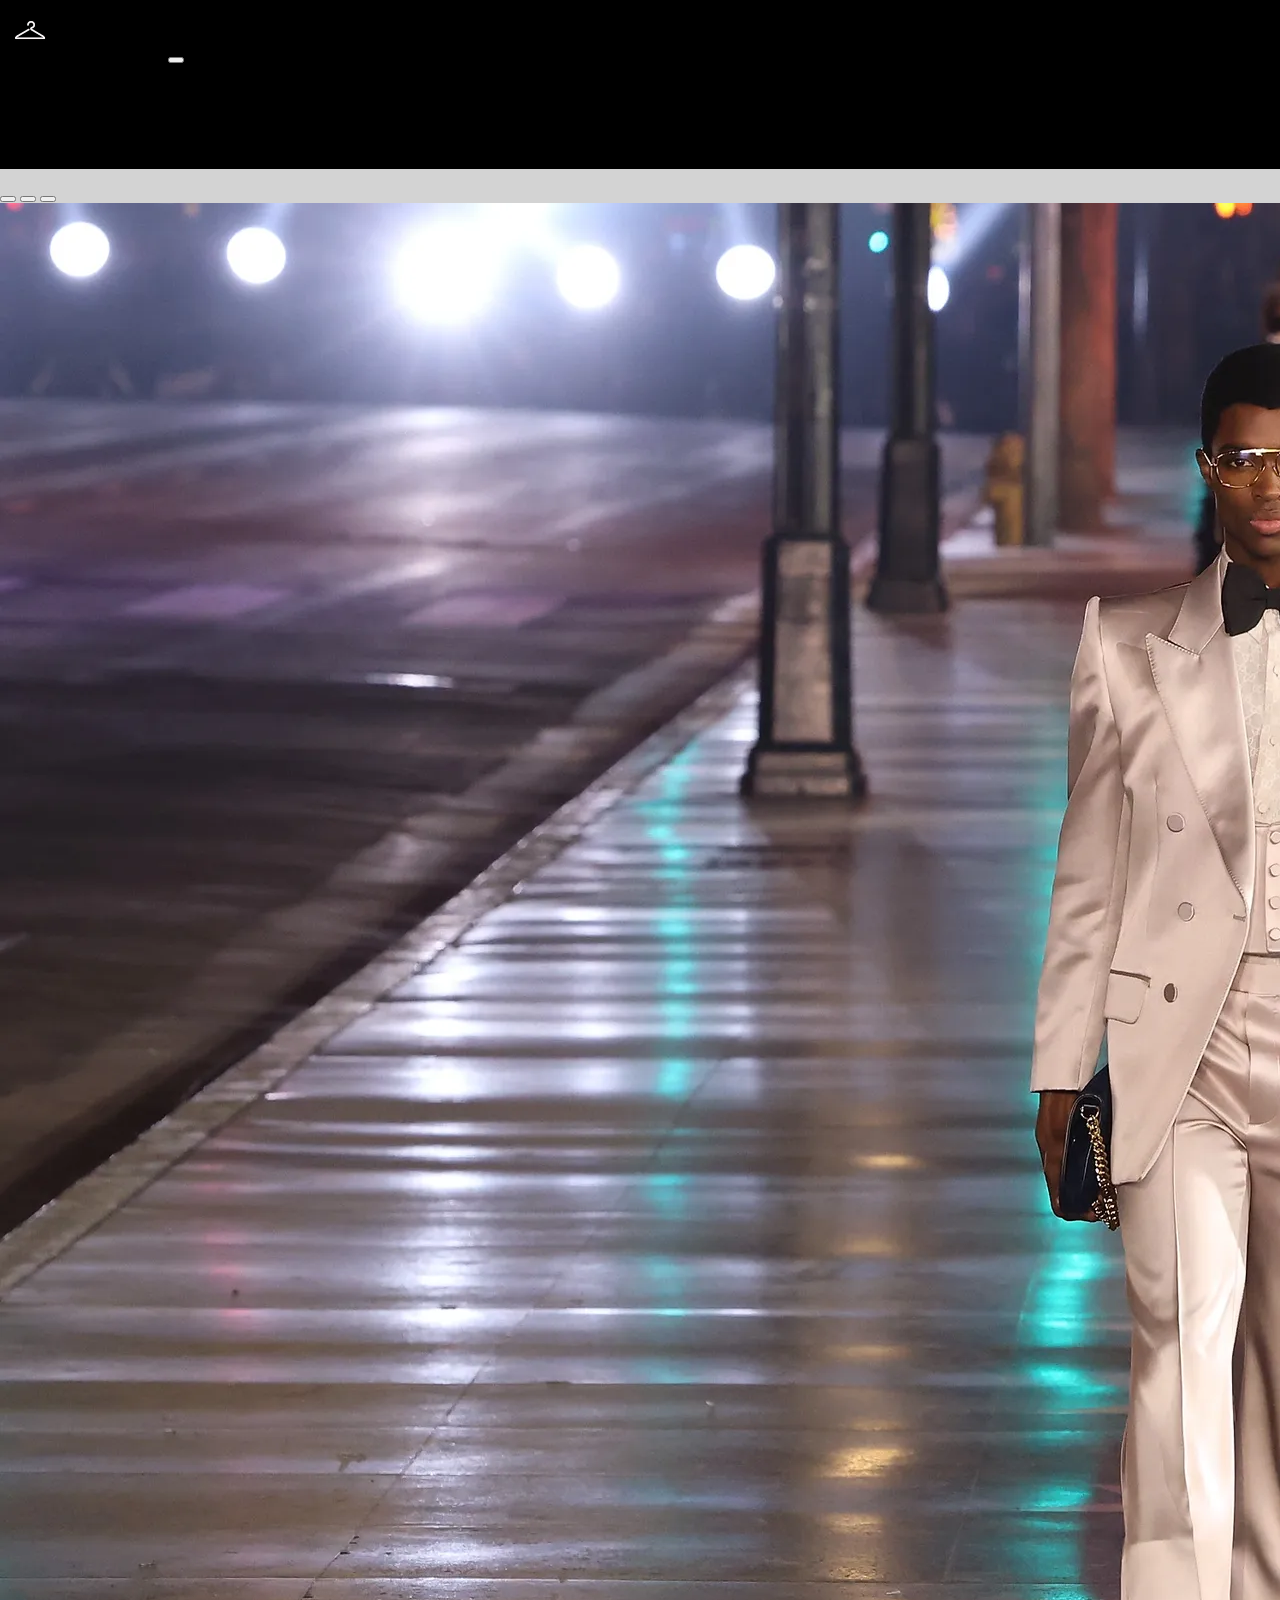
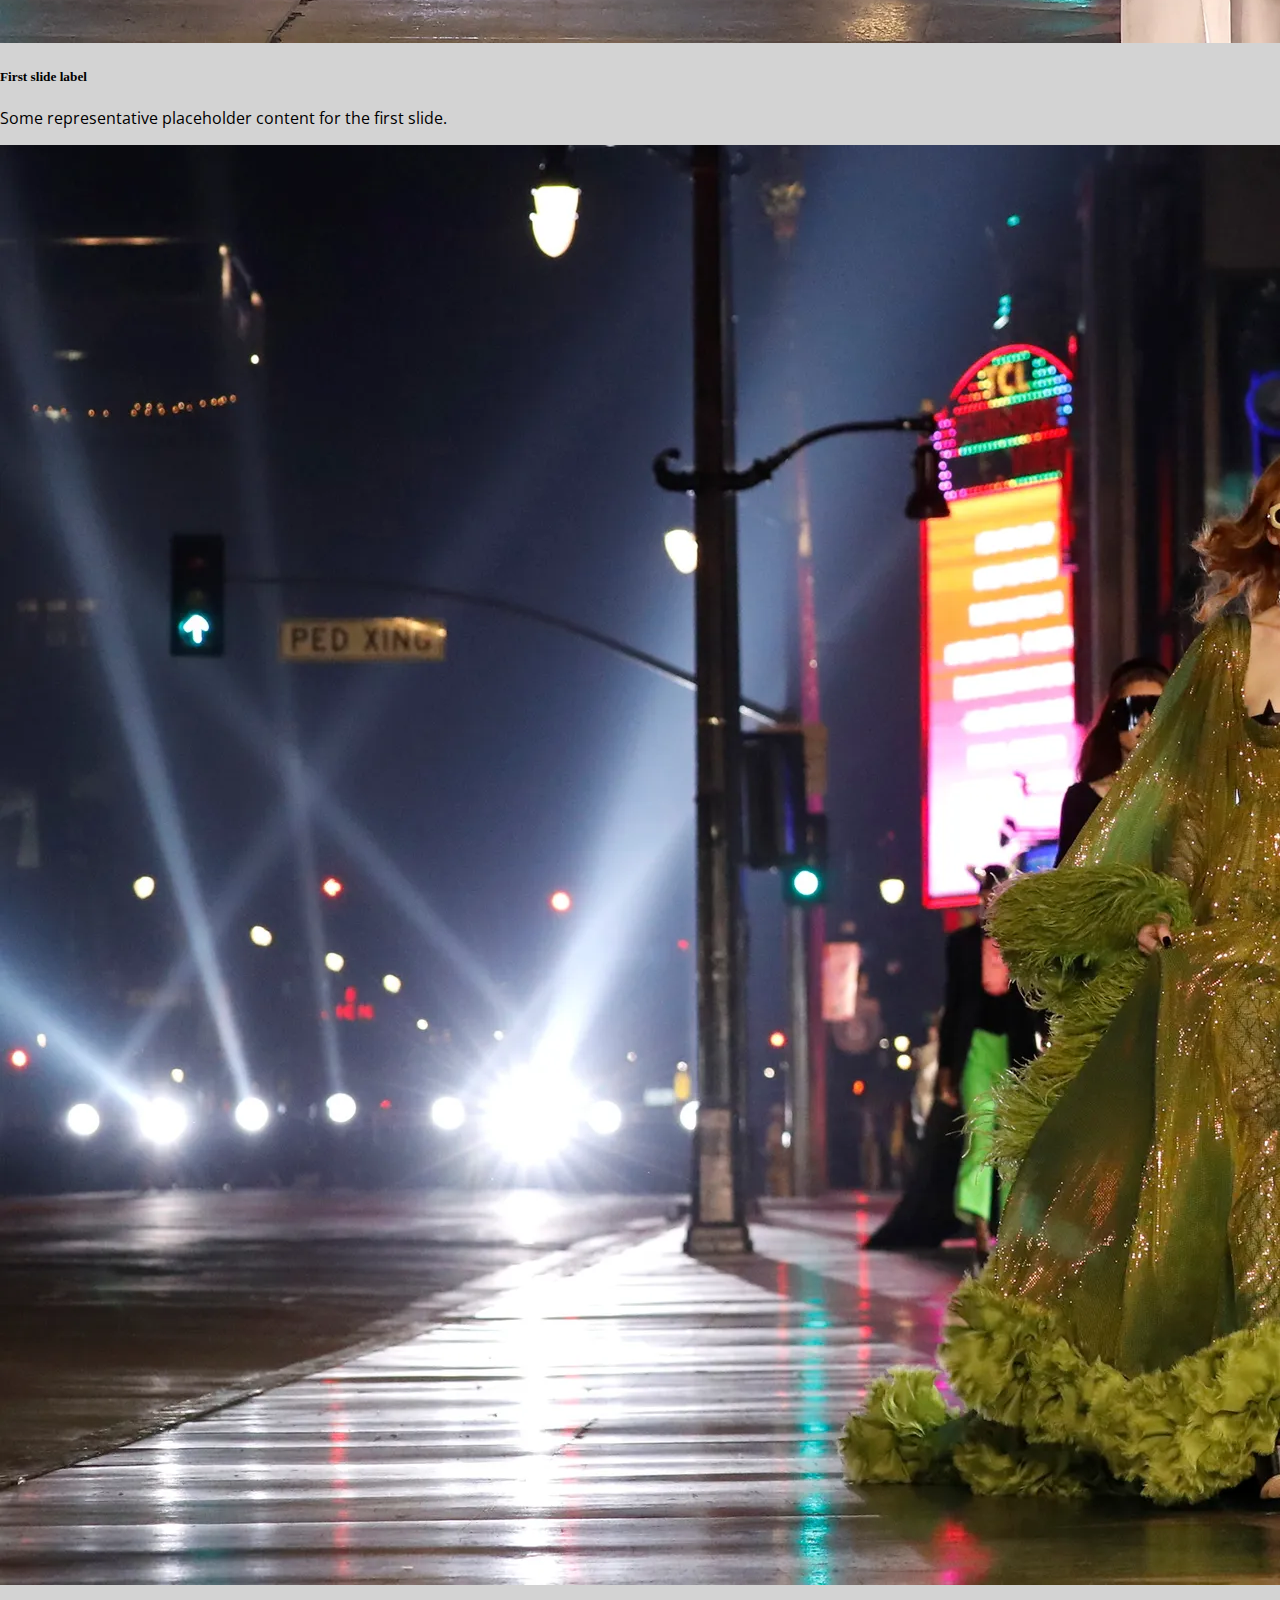
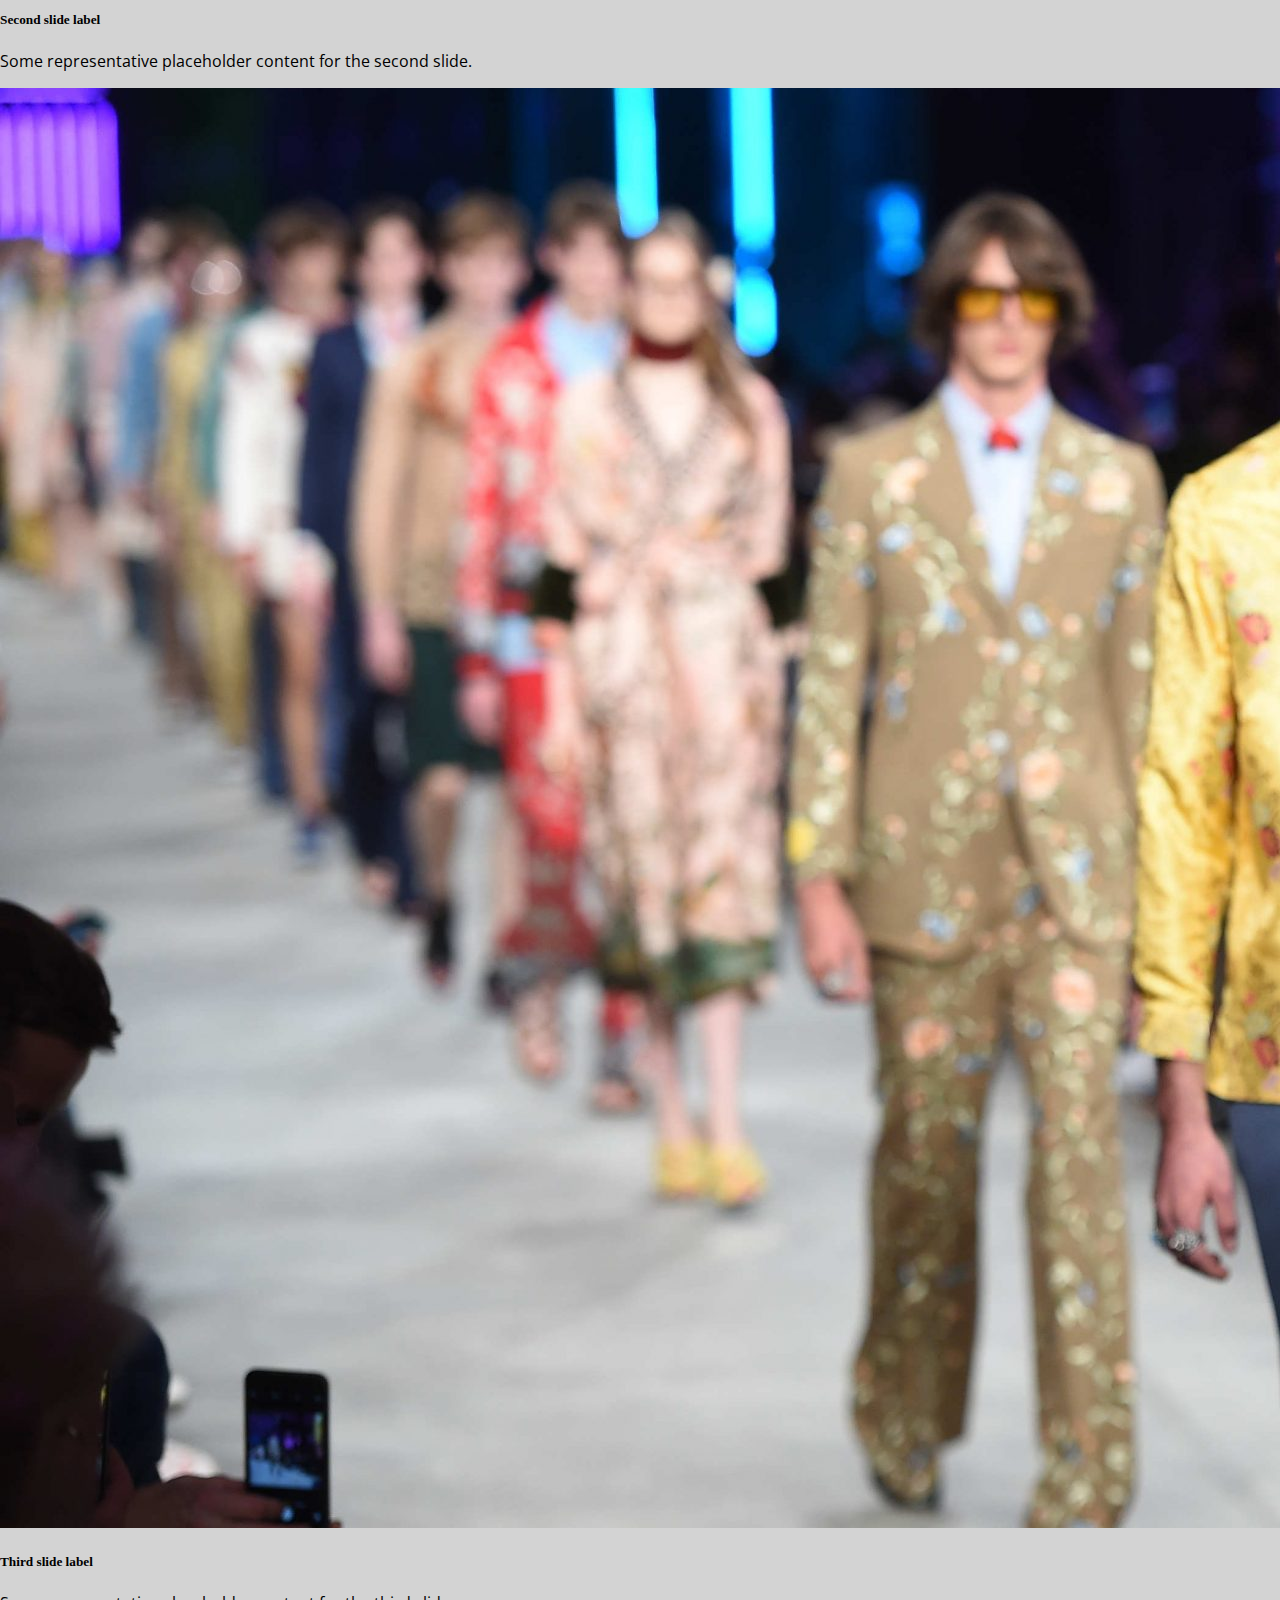
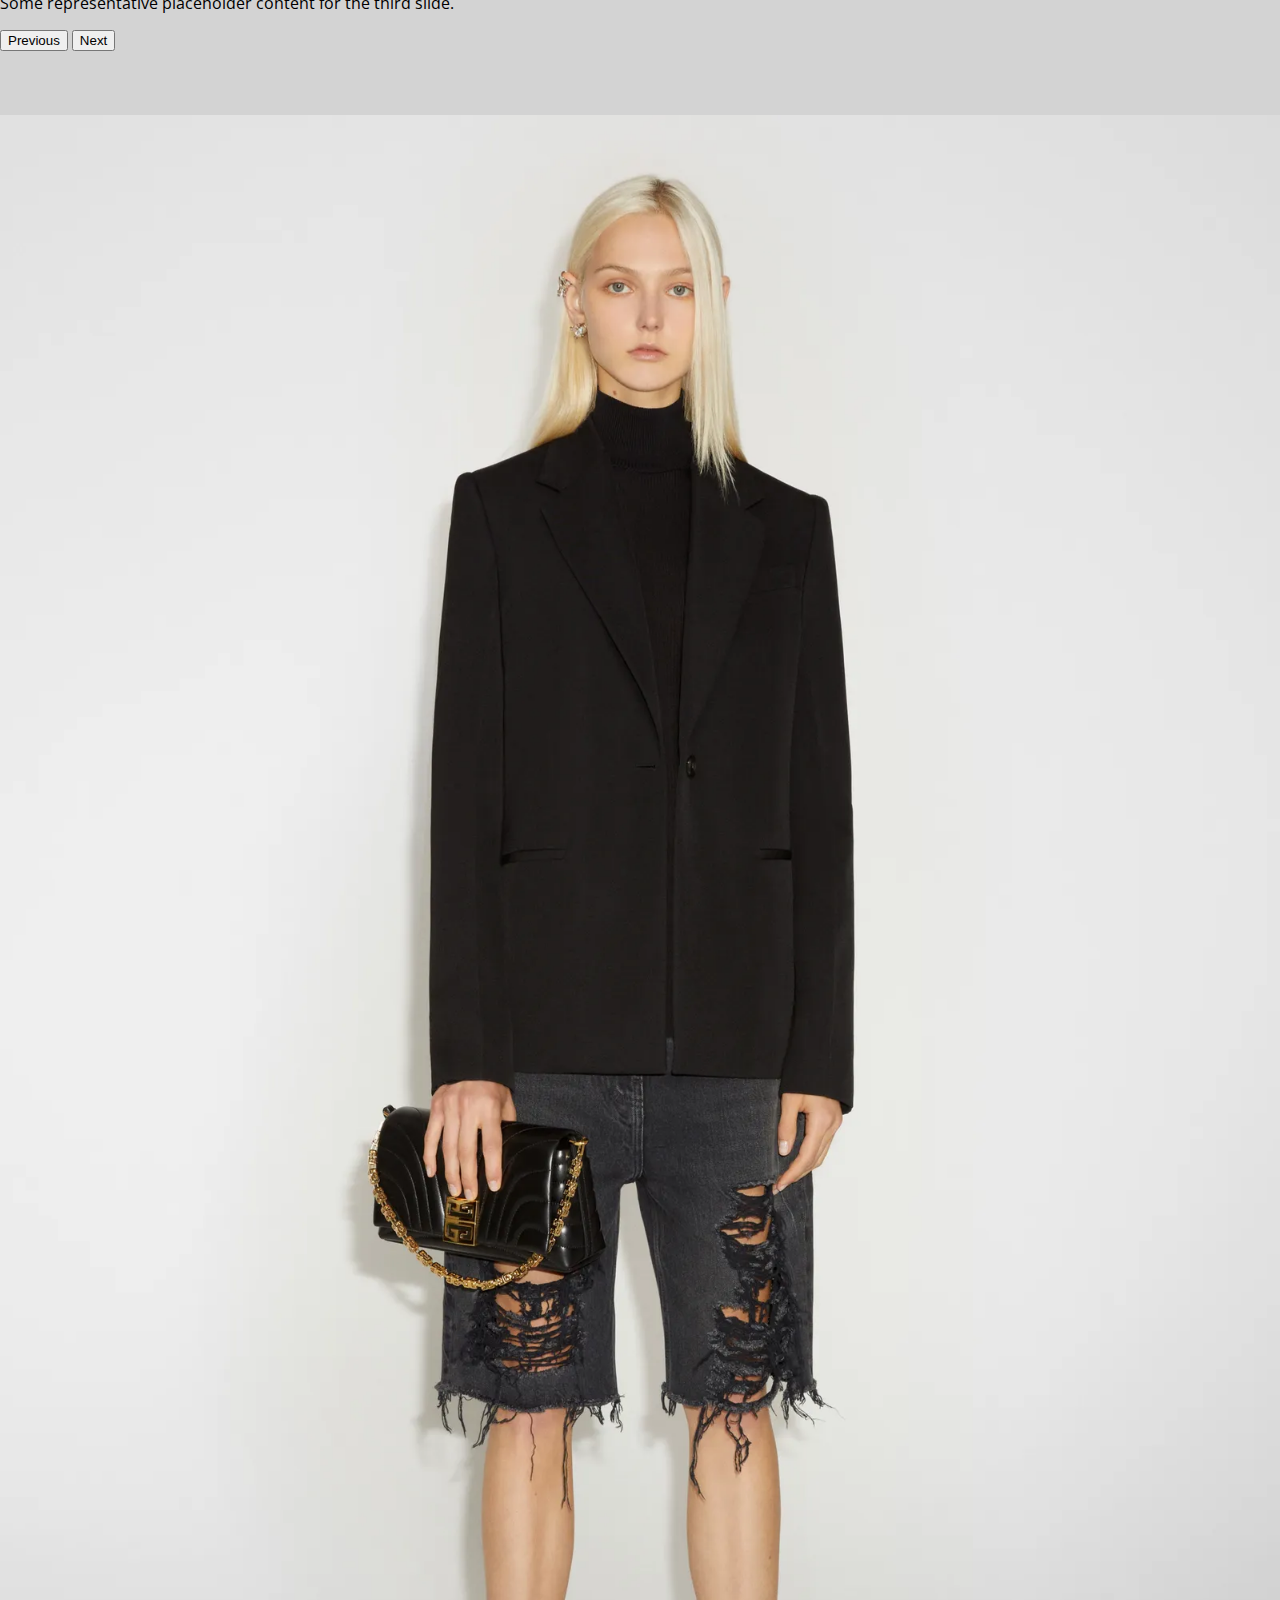
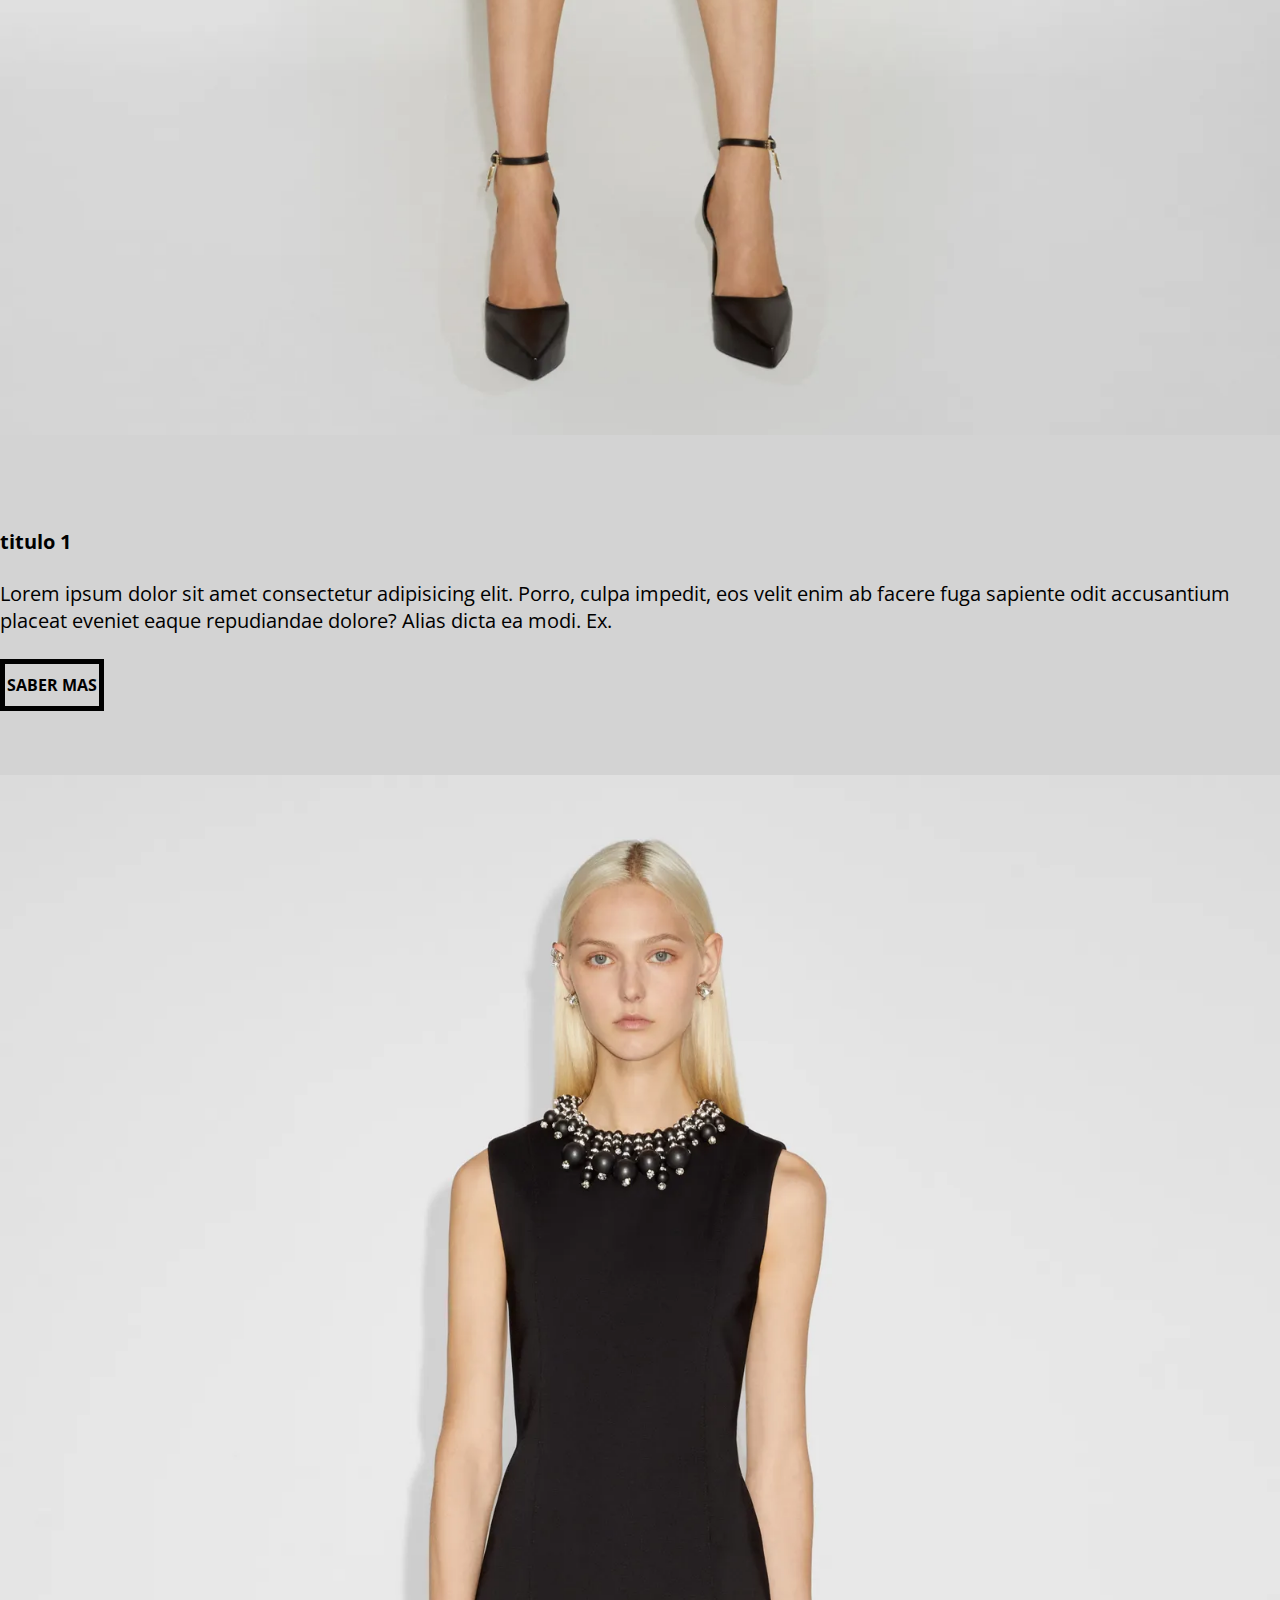
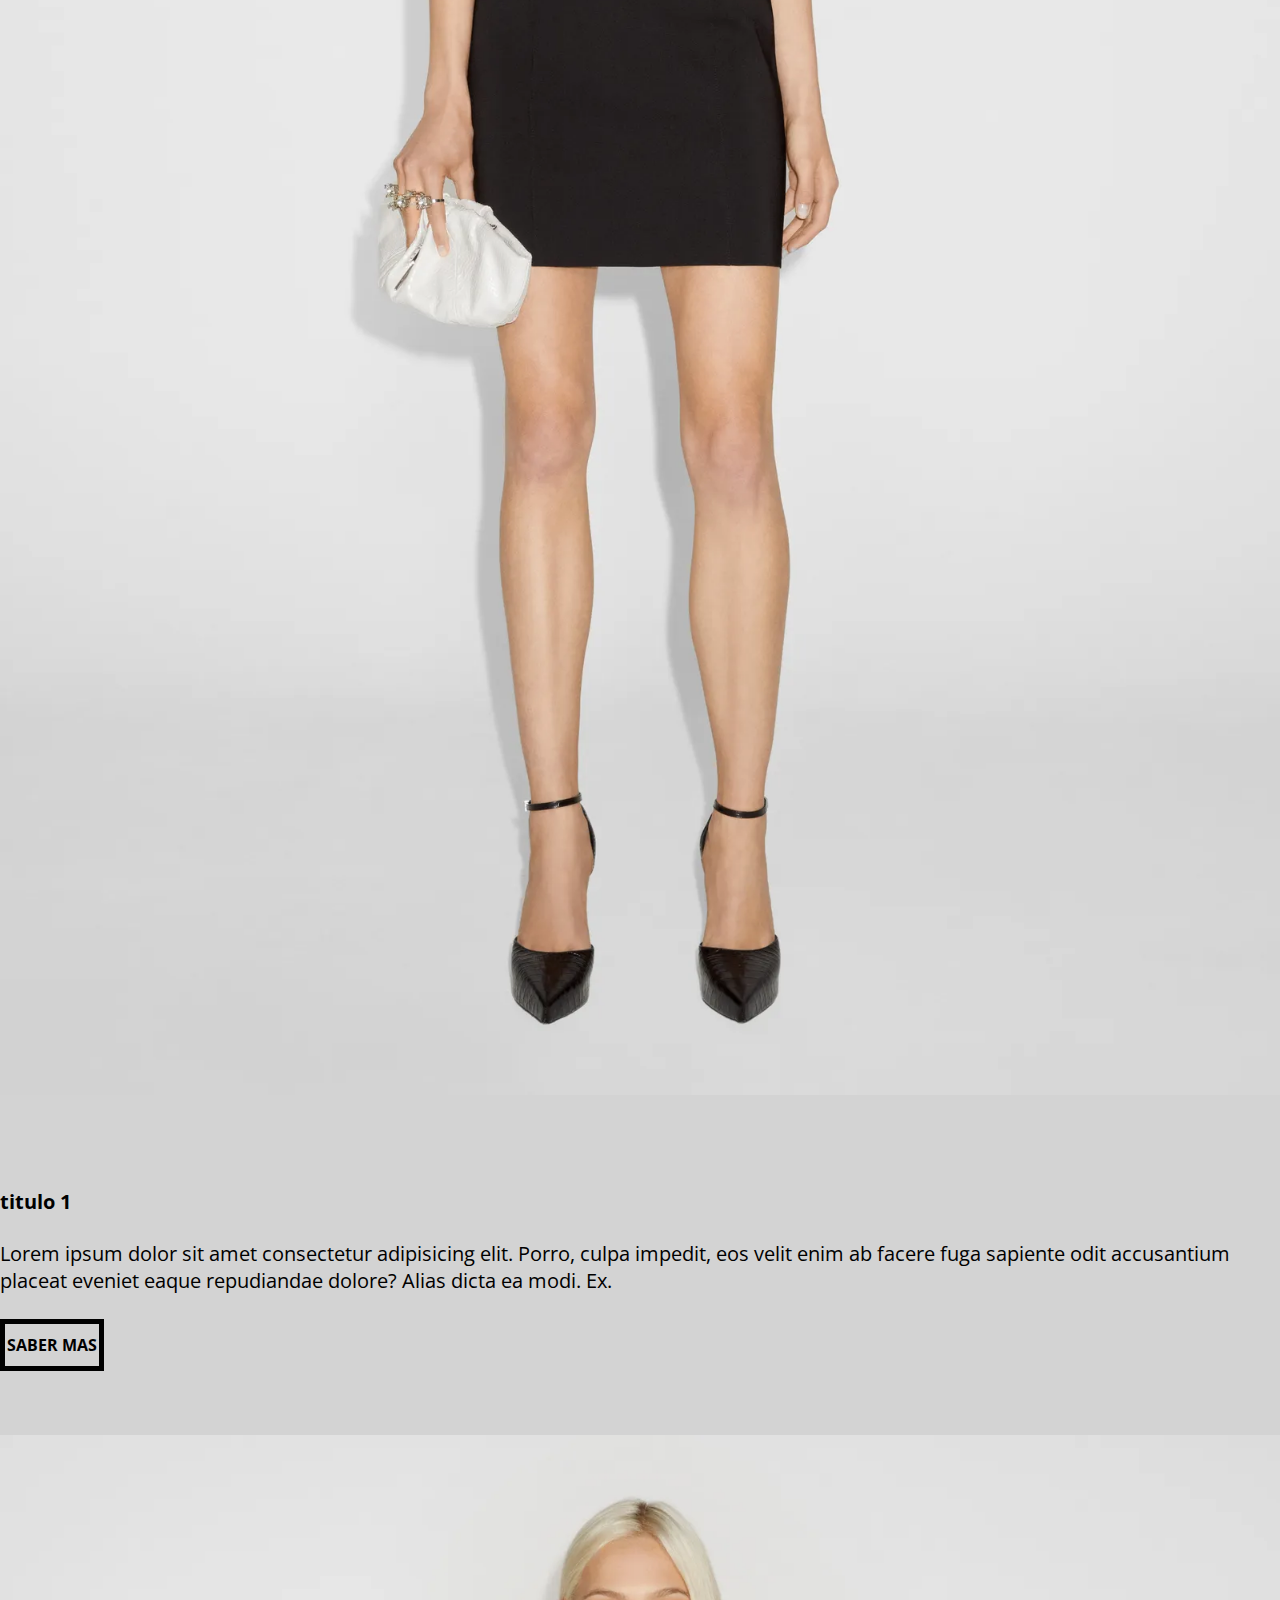
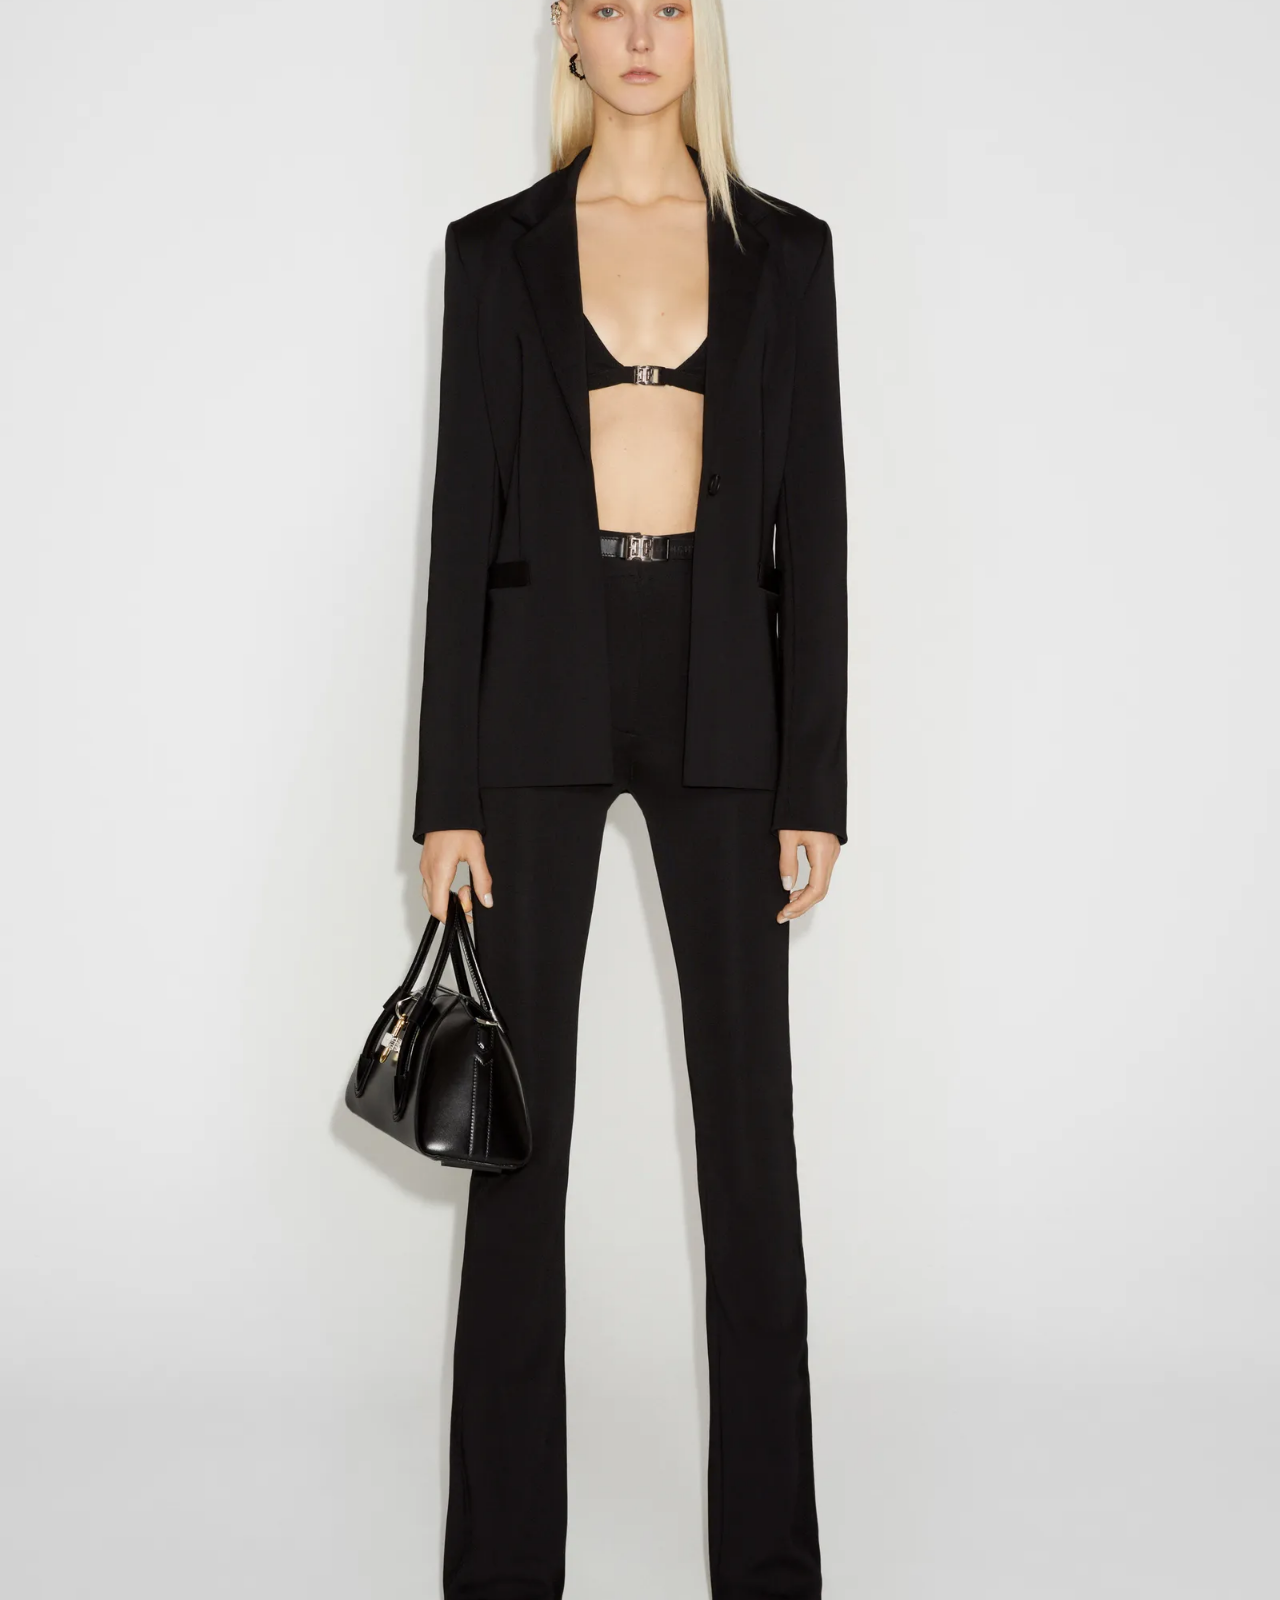
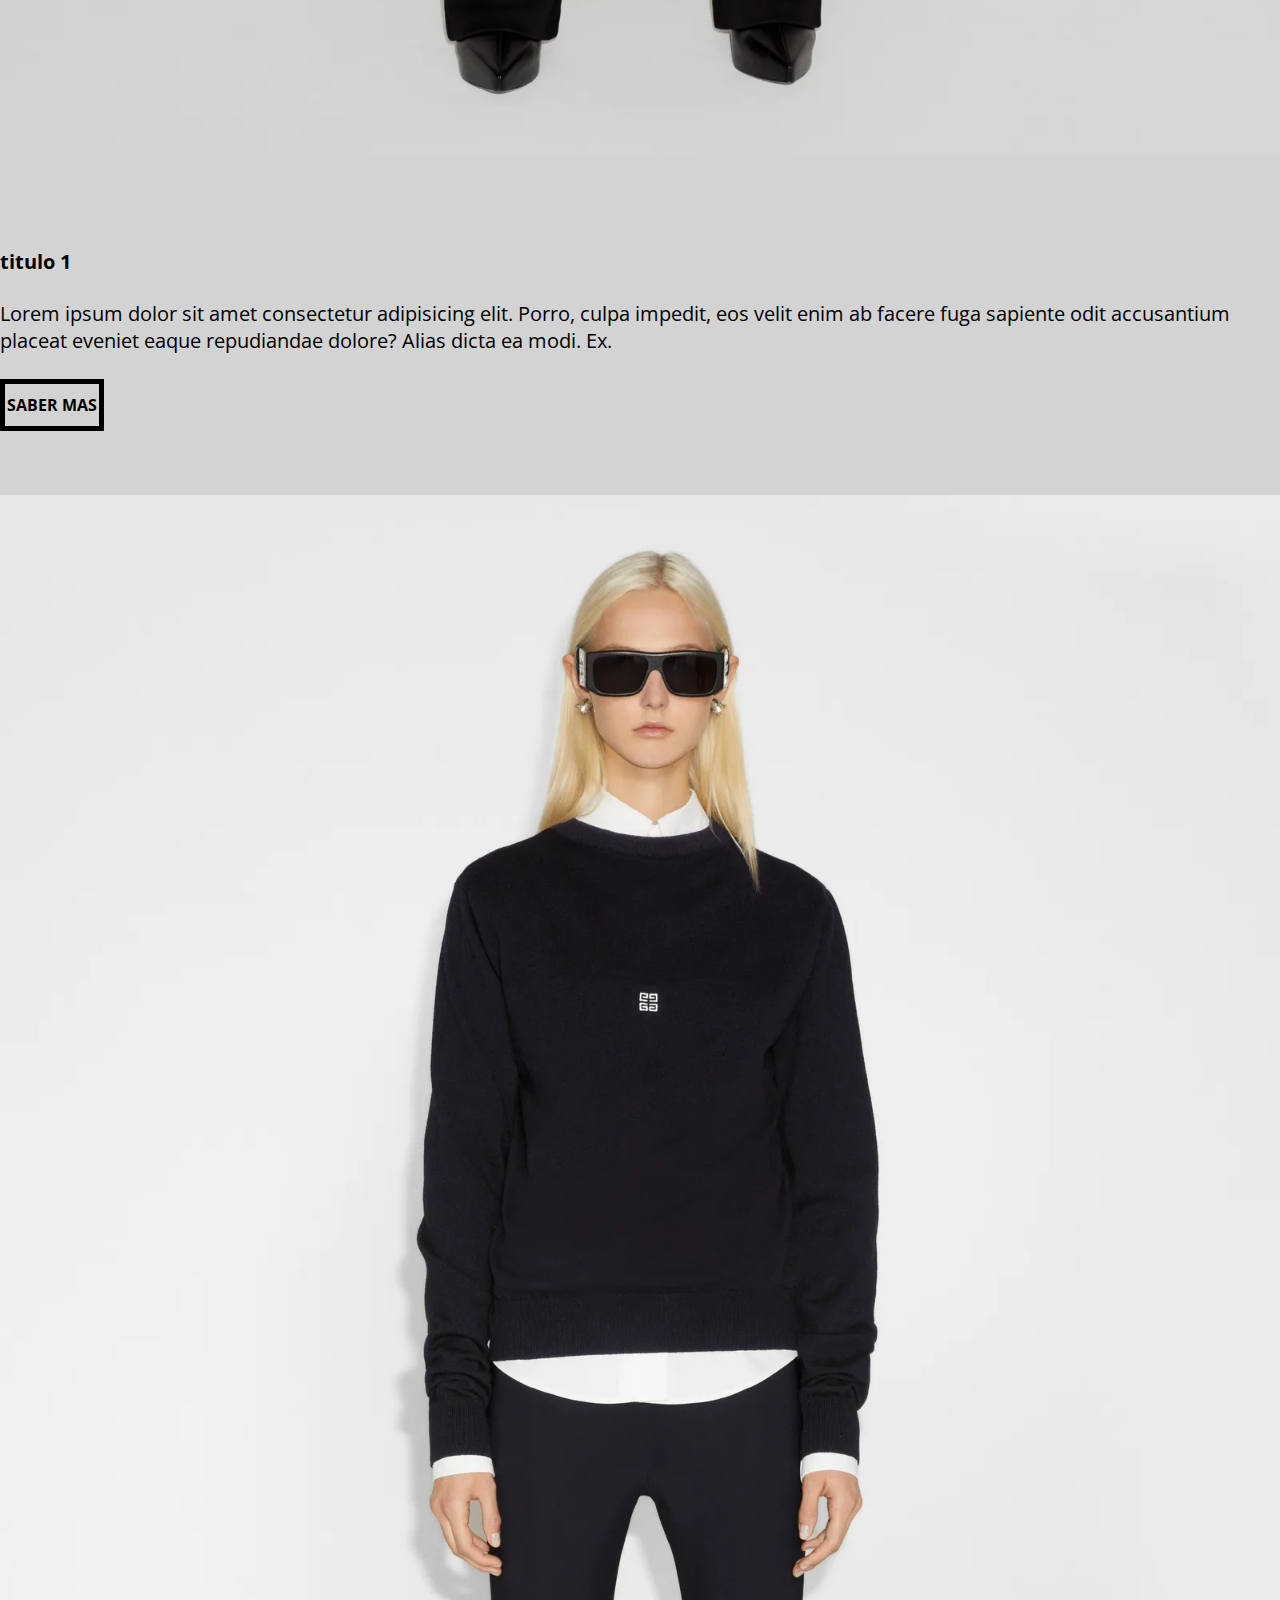
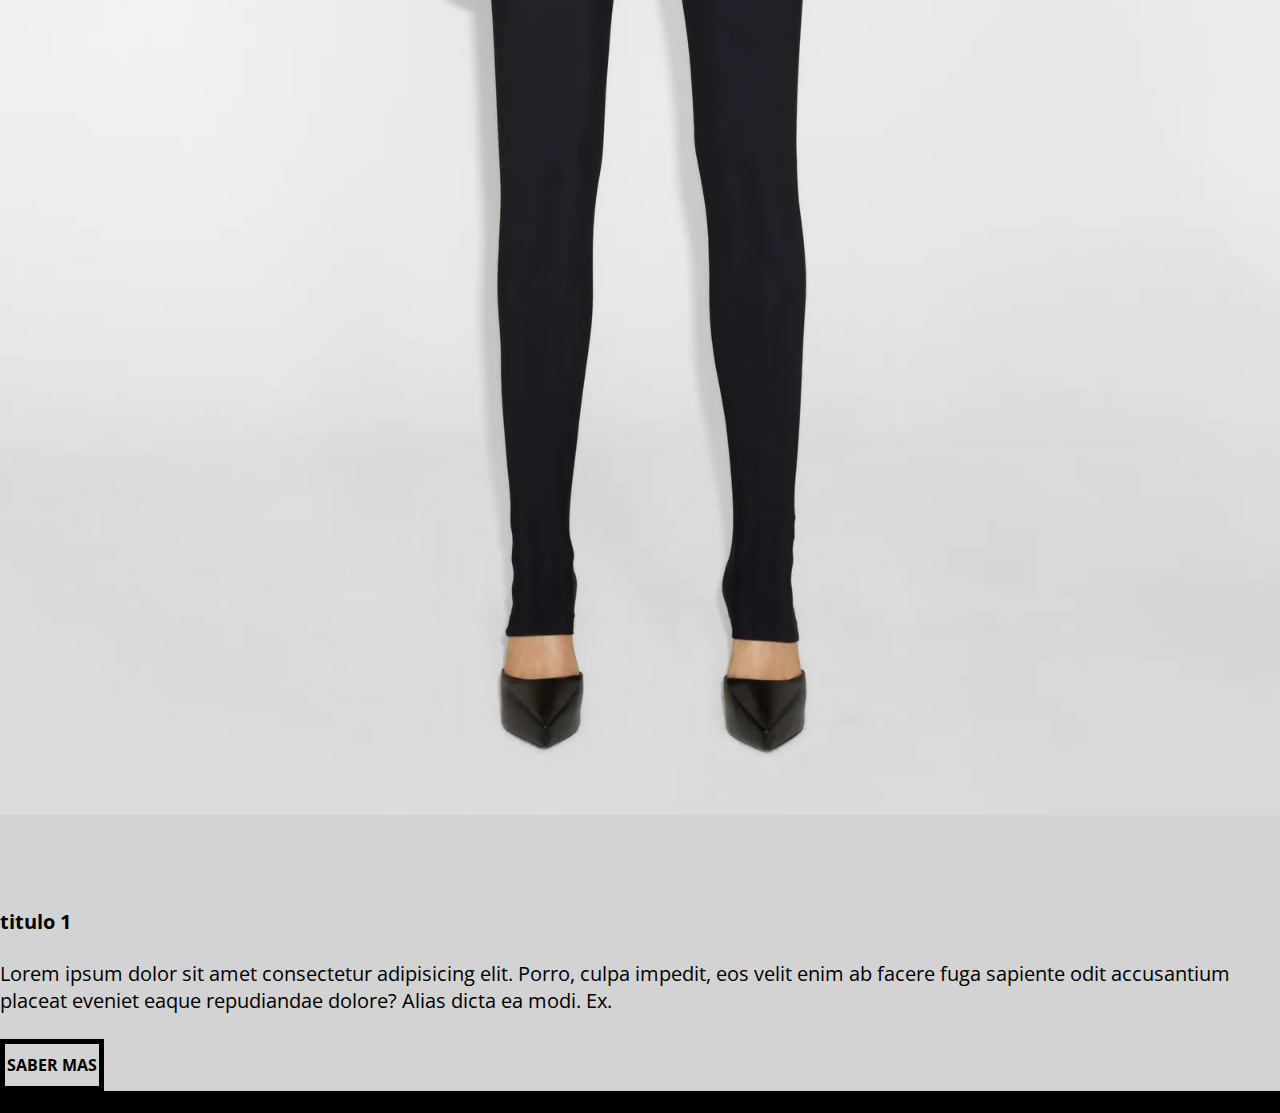
<file: proyecto coder/index.html>
<!DOCTYPE html>
<html lang="en">

<head>
    <meta charset="UTF-8">
    <meta http-equiv="X-UA-Compatible" content="IE=edge">
    <meta name="viewport" content="width=device-width, initial-scale=1.0">
    <link href="https://cdn.jsdelivr.net/npm/bootstrap@5.0.2/dist/css/bootstrap.min.css" rel="stylesheet" integrity="sha384-EVSTQN3/azprG1Anm3QDgpJLIm9Nao0Yz1ztcQTwFspd3yD65VohhpuuCOmLASjC" crossorigin="anonymous">
    <link rel="stylesheet" href="styles\style.css">
    <title>inicio</title>
</head>

<body>
    <!--NavBar-->
    <nav class="navbar navbar-expand-lg navbar-dark bg-black">
        <div class="container-fluid">
            <a class="navbar-brand" href="index.html">
                <img src="img/logo2.jpg" alt="" width="60" height="60" class="d-inline-block align-text-center"> fashion store
            </a>
            <button class="navbar-toggler" type="button" data-bs-toggle="collapse" data-bs-target="#navbarSupportedContent" aria-controls="navbarSupportedContent" aria-expanded="false" aria-label="Toggle navigation">
            <span class="navbar-toggler-icon"></span>
          </button>
            <div class="collapse navbar-collapse" id="navbarSupportedContent">
                <ul class="navbar-nav me-auto mb-2 mb-lg-0">
                    <li class="nav-item">
                        <a class="nav-link" aria-current="page" href="html/nosotros.html">nosotros</a>
                    </li>
                    <li class="nav-item">
                        <a class="nav-link" href="html/novedades.html">novedades</a>
                    </li>
                    <li class="nav-item">
                        <a class="nav-link" href="html/diseños.html">diseños</a>
                    </li>
                    <li class="nav-item">
                        <a class="nav-link" href="html/contacto.html">contacto</a>
                    </li>
                </ul>
            </div>
        </div>
    </nav>
    <!--carousel-->
    <div id="carouselExampleDark" class="carousel carousel-dark slide" data-bs-ride="carousel">
        <div class="carousel-indicators">
            <button type="button" data-bs-target="#carouselExampleDark" data-bs-slide-to="0" class="active" aria-current="true" aria-label="Slide 1"></button>
            <button type="button" data-bs-target="#carouselExampleDark" data-bs-slide-to="1" aria-label="Slide 2"></button>
            <button type="button" data-bs-target="#carouselExampleDark" data-bs-slide-to="2" aria-label="Slide 3"></button>
        </div>
        <div class="carousel-inner">
            <div class="carousel-item active" data-bs-interval="10000">
                <img src="img/proyecto14.jpg" class="d-block w-100" alt="...">
                <div class="carousel-caption d-none d-md-block">
                    <h5>First slide label</h5>
                    <p>Some representative placeholder content for the first slide.</p>
                </div>
            </div>
            <div class="carousel-item" data-bs-interval="2000">
                <img src="img/proyecto8.jpg" class="d-block w-100" alt="...">
                <div class="carousel-caption d-none d-md-block">
                    <h5>Second slide label</h5>
                    <p>Some representative placeholder content for the second slide.</p>
                </div>
            </div>
            <div class="carousel-item">
                <img src="img/proyecto15.jpg" class="d-block w-100" alt="...">
                <div class="carousel-caption d-none d-md-block">
                    <h5>Third slide label</h5>
                    <p>Some representative placeholder content for the third slide.</p>
                </div>
            </div>
        </div>
        <button class="carousel-control-prev" type="button" data-bs-target="#carouselExampleDark" data-bs-slide="prev">
          <span class="carousel-control-prev-icon" aria-hidden="true"></span>
          <span class="visually-hidden">Previous</span>
        </button>
        <button class="carousel-control-next" type="button" data-bs-target="#carouselExampleDark" data-bs-slide="next">
          <span class="carousel-control-next-icon" aria-hidden="true"></span>
          <span class="visually-hidden">Next</span>
        </button>
    </div>
    <!--contenido principal-->
    <main class="main">
        <section class="py-3">
            <div class="container-fluid">
                <div class="row">
                    <article class="col-sm-12 col-md-6 col-lg-3">
                        <img src="img/sfoto0.jpg" alt="modelo1" class="scale">
                    </article>
                    <article class="col-sm-12 col-md-6 col-lg-3">
                        <h3>titulo 1</h3>
                        <p>Lorem ipsum dolor sit amet consectetur adipisicing elit. Porro, culpa impedit, eos velit enim ab facere fuga sapiente odit accusantium placeat eveniet eaque repudiandae dolore? Alias dicta ea modi. Ex.
                        </p>
                        <a href="html/diseños.html">saber mas</a><br>
                    </article>
                    <article class="col-sm-12 col-md-6 col-lg-3">
                        <img src="img/sfoto2.jpg" alt="modelo1" class="scale">
                    </article>
                    <article class="col-sm-12 col-md-6 col-lg-3">
                        <h3>titulo 1</h3>
                        <p>Lorem ipsum dolor sit amet consectetur adipisicing elit. Porro, culpa impedit, eos velit enim ab facere fuga sapiente odit accusantium placeat eveniet eaque repudiandae dolore? Alias dicta ea modi. Ex.
                        </p>
                        <a href="html/diseños.html">saber mas</a><br>
                    </article>
                    <article class="col-sm-12 col-md-6 col-lg-3">
                        <img src="img/sfoto5.jpg" alt="modelo1" class="scale">
                    </article>
                    <article class="col-sm-12 col-md-6 col-lg-3">
                        <h3>titulo 1</h3>
                        <p>Lorem ipsum dolor sit amet consectetur adipisicing elit. Porro, culpa impedit, eos velit enim ab facere fuga sapiente odit accusantium placeat eveniet eaque repudiandae dolore? Alias dicta ea modi. Ex.
                        </p>
                        <a href="html/diseños.html">saber mas</a><br>
                    </article>
                    <article class="col-sm-12 col-md-6 col-lg-3">
                        <img src="img/sfoto8.jpg" alt="modelo1" class="scale">
                    </article>
                    <article class="col-sm-12 col-md-6 col-lg-3">
                        <h3>titulo 1</h3>
                        <p>Lorem ipsum dolor sit amet consectetur adipisicing elit. Porro, culpa impedit, eos velit enim ab facere fuga sapiente odit accusantium placeat eveniet eaque repudiandae dolore? Alias dicta ea modi. Ex.
                        </p>
                        <a href="html/diseños.html">saber mas</a><br>
                    </article>
                </div>
            </div>
            </div>
        </section>
    </main>
    <!--footer-->
    <footer class="bg-black text-center text-white">
        <!-- Grid container -->
        <div class="container p-4 pb-0">
            <!-- Section: Social media -->
            <section class="mb-4">
                <!-- Facebook -->
                <a class="btn btn-outline-light btn-floating m-1" href="https://www.facebook.com" role="button"><i class="fab fa-facebook-f"></i
            ></a>

                <!-- Twitter -->
                <a class="btn btn-outline-light btn-floating m-1" href="https://twitter.com" role="button"><i class="fab fa-twitter"></i
            ></a>

                <!-- Google -->
                <a class="btn btn-outline-light btn-floating m-1" href="https://www.google.com" role="button"><i class="fab fa-google"></i
            ></a>

                <!-- Instagram -->
                <a class="btn btn-outline-light btn-floating m-1" href="https://www.instagram.com" role="button"><i class="fab fa-instagram"></i
            ></a>

                <!-- Linkedin -->
                <a class="btn btn-outline-light btn-floating m-1" href="https://ar.linkedin.com" role="button"><i class="fab fa-linkedin-in"></i
            ></a>

                <!-- Github -->
                <a class="btn btn-outline-light btn-floating m-1" href="https://github.com" role="button"><i class="fab fa-github"></i
            ></a>
            </section>
            <!-- Section: Social media -->
        </div>
        <!-- Grid container -->

        <!-- Copyright -->
        <div class="text-center p-3" style="background-color: rgba(0, 0, 0, 0.2);">
            © 2020 Copyright:
            <a class="text-white" href="index.html">fashion store</a>
        </div>
        <!-- Copyright -->
    </footer>
    <script src="https://cdn.jsdelivr.net/npm/bootstrap@5.0.2/dist/js/bootstrap.bundle.min.js" integrity="sha384-MrcW6ZMFYlzcLA8Nl+NtUVF0sA7MsXsP1UyJoMp4YLEuNSfAP+JcXn/tWtIaxVXM" crossorigin="anonymous"></script>
</body>

</html>
</file>
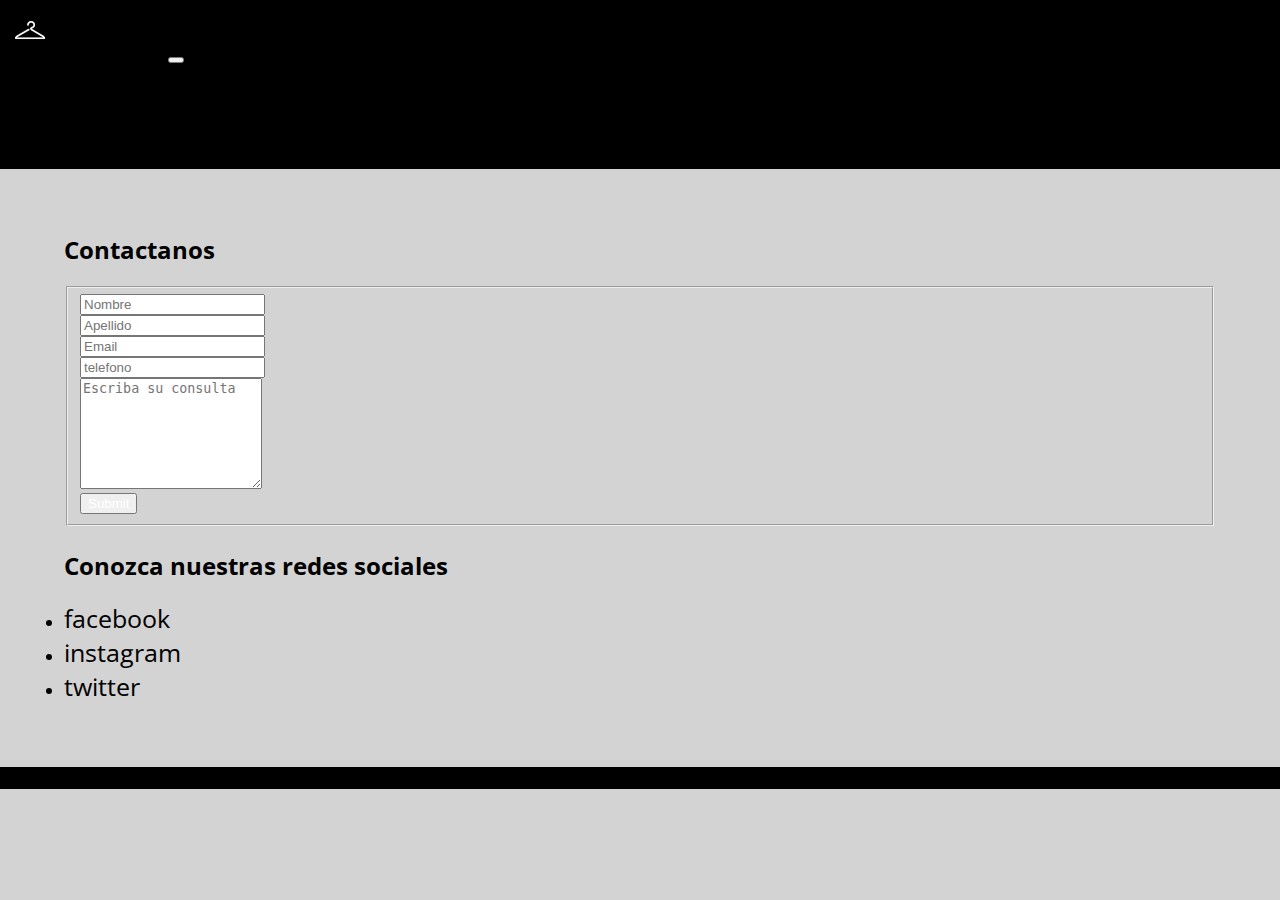
<file: proyecto coder/html/contacto.html>
<!DOCTYPE html>
<html lang="en">

<head>
    <meta charset="UTF-8">
    <meta http-equiv="X-UA-Compatible" content="IE=edge">
    <meta name="viewport" content="width=device-width, initial-scale=1.0">
    <link href="https://cdn.jsdelivr.net/npm/bootstrap@5.0.2/dist/css/bootstrap.min.css" rel="stylesheet" integrity="sha384-EVSTQN3/azprG1Anm3QDgpJLIm9Nao0Yz1ztcQTwFspd3yD65VohhpuuCOmLASjC" crossorigin="anonymous">
    <link rel="stylesheet" href="../styles/style.css">
    <title>contacto</title>
</head>

<body>
    <!--NavBar-->
    <nav class="navbar navbar-expand-lg navbar-dark bg-black">
        <div class="container-fluid">
            <a class="navbar-brand" href="../index.html">
                <img src="../img/logo2.jpg" alt="" width="60" height="60" class="d-inline-block align-text-center"> fashion store
            </a>
            <button class="navbar-toggler" type="button" data-bs-toggle="collapse" data-bs-target="#navbarSupportedContent" aria-controls="navbarSupportedContent" aria-expanded="false" aria-label="Toggle navigation">
        <span class="navbar-toggler-icon"></span>
      </button>
            <div class="collapse navbar-collapse" id="navbarSupportedContent">
                <ul class="navbar-nav me-auto mb-2 mb-lg-0">
                    <li class="nav-item">
                        <a class="nav-link" aria-current="page" href="../html/nosotros.html">nosotros</a>
                    </li>
                    <li class="nav-item">
                        <a class="nav-link" href="../html/novedades.html">novedades</a>
                    </li>
                    <li class="nav-item">
                        <a class="nav-link" href="../html/diseños.html">diseños</a>
                    </li>
                    <li class="nav-item">
                        <a class="nav-link" href="../html/contacto.html">contacto</a>
                    </li>
                </ul>
            </div>
        </div>
    </nav>
    <!--contenido principal-->
    <main class="main__titulos">
        <!--formulario de contacto-->
        <h2 class="margen">Contactanos</h2>
        <div class="container">
            <div class="row">
                <div class="col-md-12">
                    <div class="well well-sm">
                        <form class="form-horizontal" method="post">
                            <fieldset>
                                <div class="form-group">
                                    <span class="col-md-1 col-md-offset-2 text-center"><i class="fa fa-user bigicon"></i></span>
                                    <div class="col-md-8">
                                        <input id="fname" name="name" type="text" placeholder="Nombre" class="form-control">
                                    </div>
                                </div>
                                <div class="form-group">
                                    <span class="col-md-1 col-md-offset-2 text-center"><i class="fa fa-user bigicon"></i></span>
                                    <div class="col-md-8">
                                        <input id="lname" name="name" type="text" placeholder="Apellido" class="form-control">
                                    </div>
                                </div>

                                <div class="form-group">
                                    <span class="col-md-1 col-md-offset-2 text-center"><i class="fa fa-envelope-o bigicon"></i></span>
                                    <div class="col-md-8">
                                        <input id="email" name="email" type="text" placeholder="Email" class="form-control">
                                    </div>
                                </div>

                                <div class="form-group">
                                    <span class="col-md-1 col-md-offset-2 text-center"><i class="fa fa-phone-square bigicon"></i></span>
                                    <div class="col-md-8">
                                        <input id="phone" name="phone" type="text" placeholder="telefono" class="form-control">
                                    </div>
                                </div>

                                <div class="form-group">
                                    <span class="col-md-1 col-md-offset-2 text-center"><i class="fa fa-pencil-square-o bigicon"></i></span>
                                    <div class="col-md-8">
                                        <textarea class="form-control" id="message" name="message" placeholder="Escriba su consulta" rows="7"></textarea>
                                    </div>
                                </div>

                                <div class="form-group">
                                    <div class="col-md-12 text-left">
                                        <button type="submit" class="btn bg-dark btn-lg color">Submit</button>
                                    </div>
                                </div>
                            </fieldset>
                        </form>
                    </div>
                </div>
            </div>
        </div>
        <!--redes-->
        <h2 class="margen">Conozca nuestras redes sociales</h2>
        <li>
            <a href="https://www.facebook.com">facebook</a>
        </li>
        <li>
            <a href="https://www.instagram.com">instagram</a>
        </li>
        <li>
            <a href="https://www.twitter.com">twitter</a>
        </li>
        </div>

    </main>
    <!--footer-->
    <footer class="bg-black text-center text-white">
        <!-- Grid container -->
        <div class="container p-4 pb-0">
            <!-- Section: Social media -->
            <section class="mb-4">
                <!-- Facebook -->
                <a class="btn btn-outline-light btn-floating m-1" href="https://www.facebook.com" role="button"><i class="fab fa-facebook-f"></i
            ></a>

                <!-- Twitter -->
                <a class="btn btn-outline-light btn-floating m-1" href="https://twitter.com" role="button"><i class="fab fa-twitter"></i
            ></a>

                <!-- Google -->
                <a class="btn btn-outline-light btn-floating m-1" href="https://www.google.com" role="button"><i class="fab fa-google"></i
            ></a>

                <!-- Instagram -->
                <a class="btn btn-outline-light btn-floating m-1" href="https://www.instagram.com" role="button"><i class="fab fa-instagram"></i
            ></a>

                <!-- Linkedin -->
                <a class="btn btn-outline-light btn-floating m-1" href="https://ar.linkedin.com" role="button"><i class="fab fa-linkedin-in"></i
            ></a>

                <!-- Github -->
                <a class="btn btn-outline-light btn-floating m-1" href="https://github.com" role="button"><i class="fab fa-github"></i
            ></a>
            </section>
            <!-- Section: Social media -->
        </div>
        <!-- Grid container -->

        <!-- Copyright -->
        <div class="text-center p-3" style="background-color: rgba(0, 0, 0, 0.2);">
            © 2020 Copyright:
            <a class="text-white" href="../index.html">fashion store</a>
        </div>
        <!-- Copyright -->
    </footer>
    <script src="https://cdn.jsdelivr.net/npm/bootstrap@5.0.2/dist/js/bootstrap.bundle.min.js" integrity="sha384-MrcW6ZMFYlzcLA8Nl+NtUVF0sA7MsXsP1UyJoMp4YLEuNSfAP+JcXn/tWtIaxVXM" crossorigin="anonymous"></script>
</body>

</html>
</file>
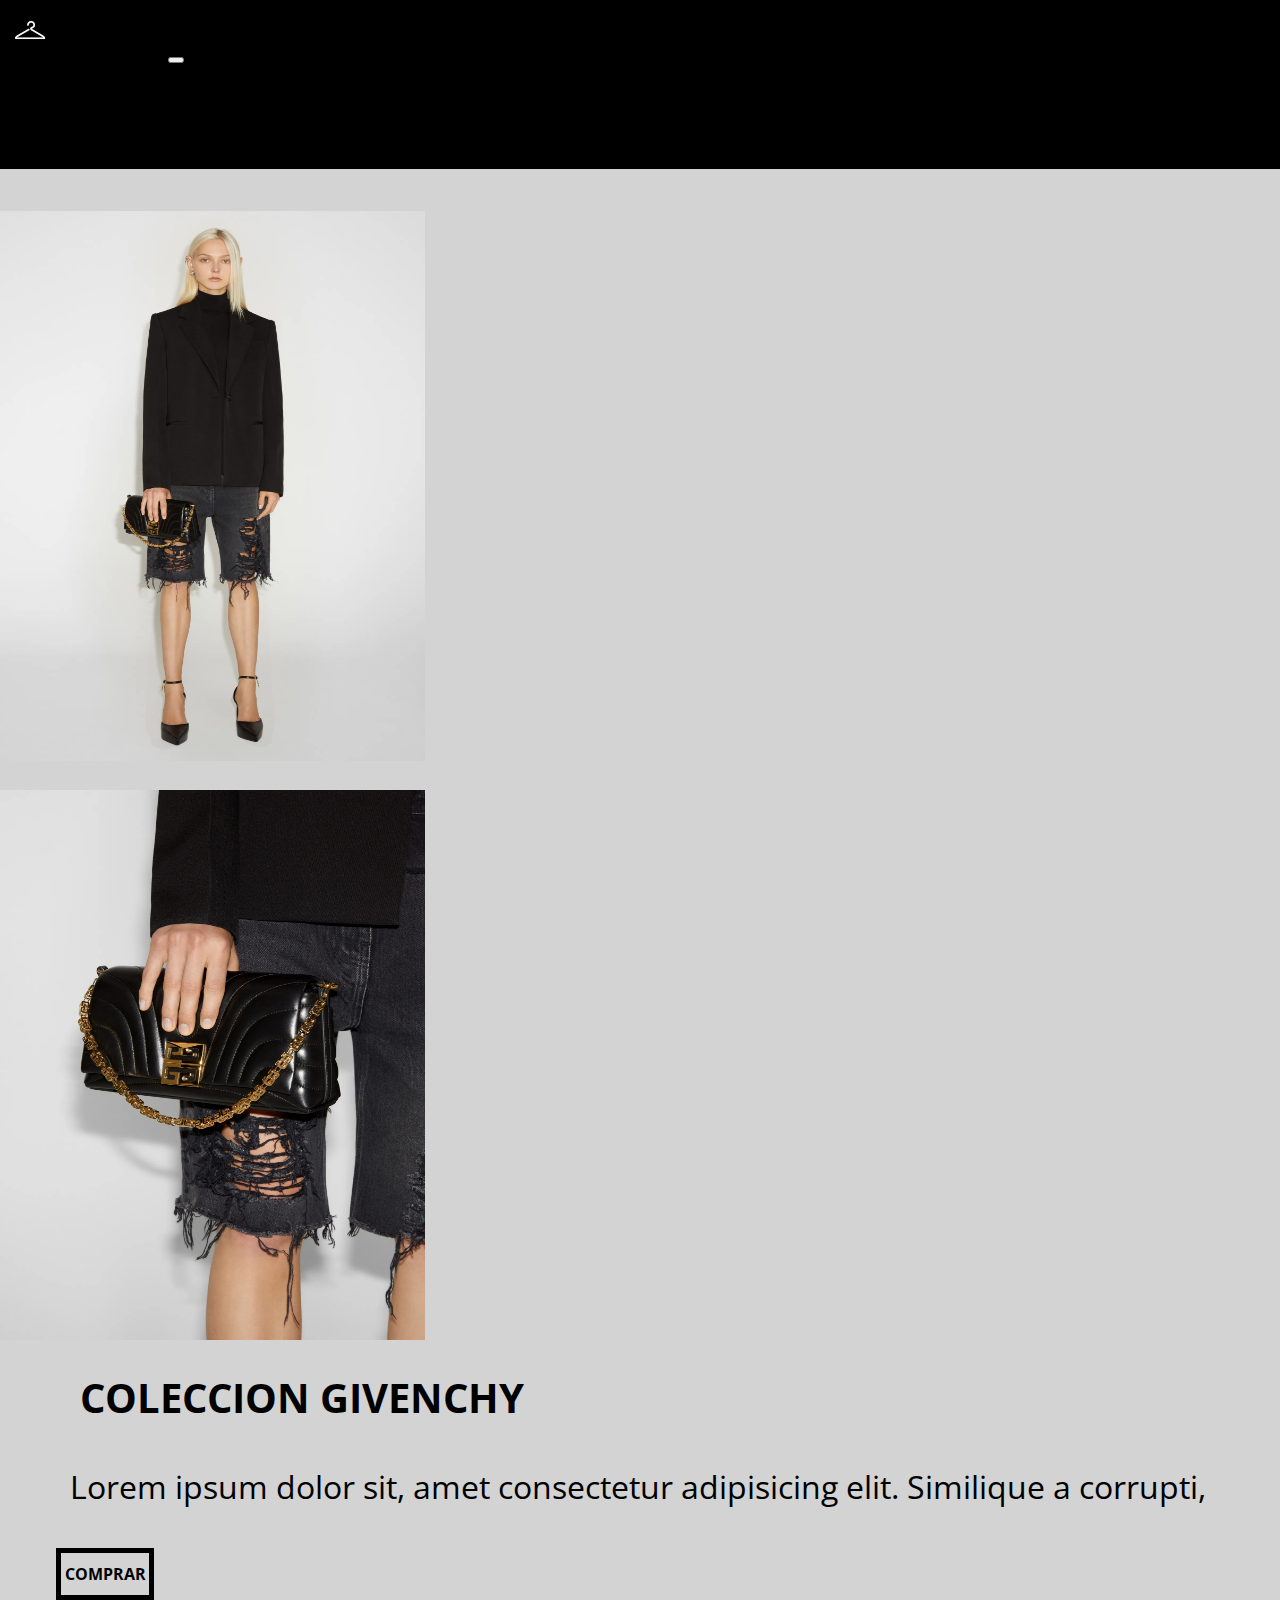
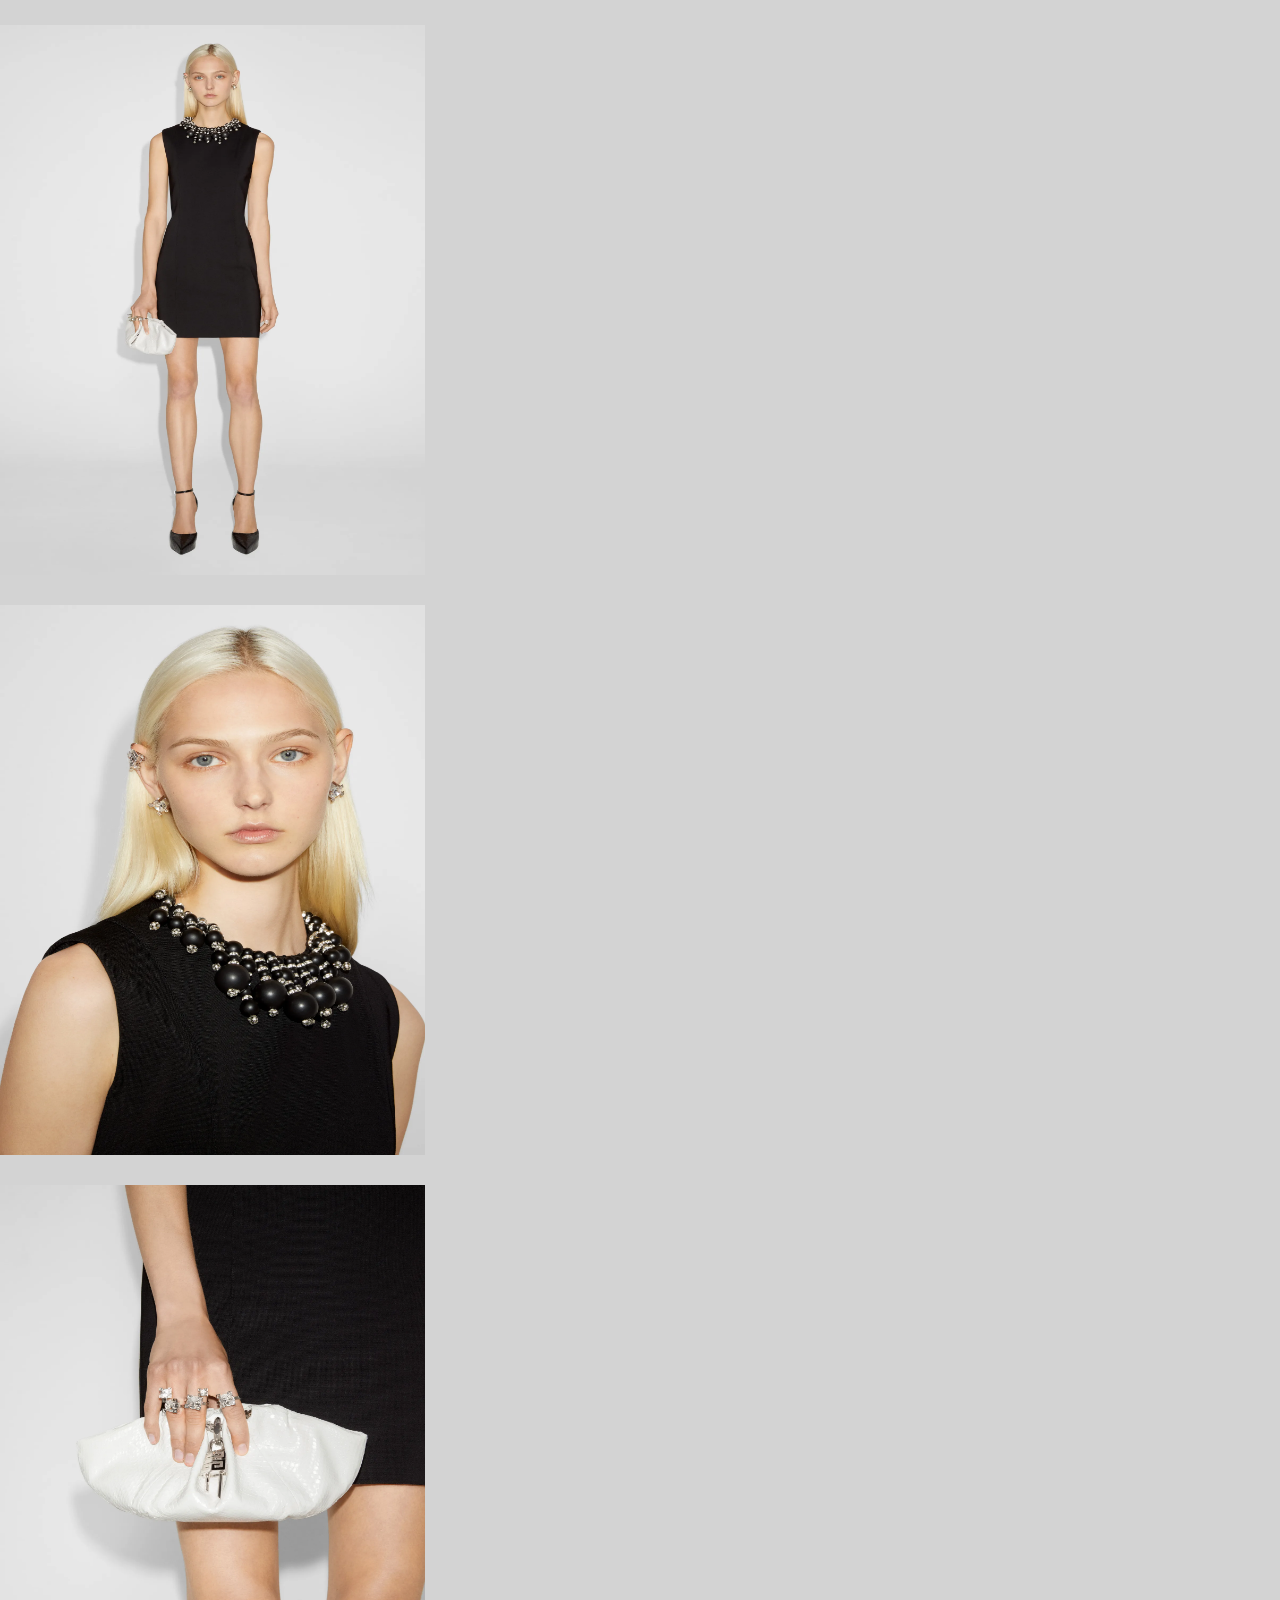
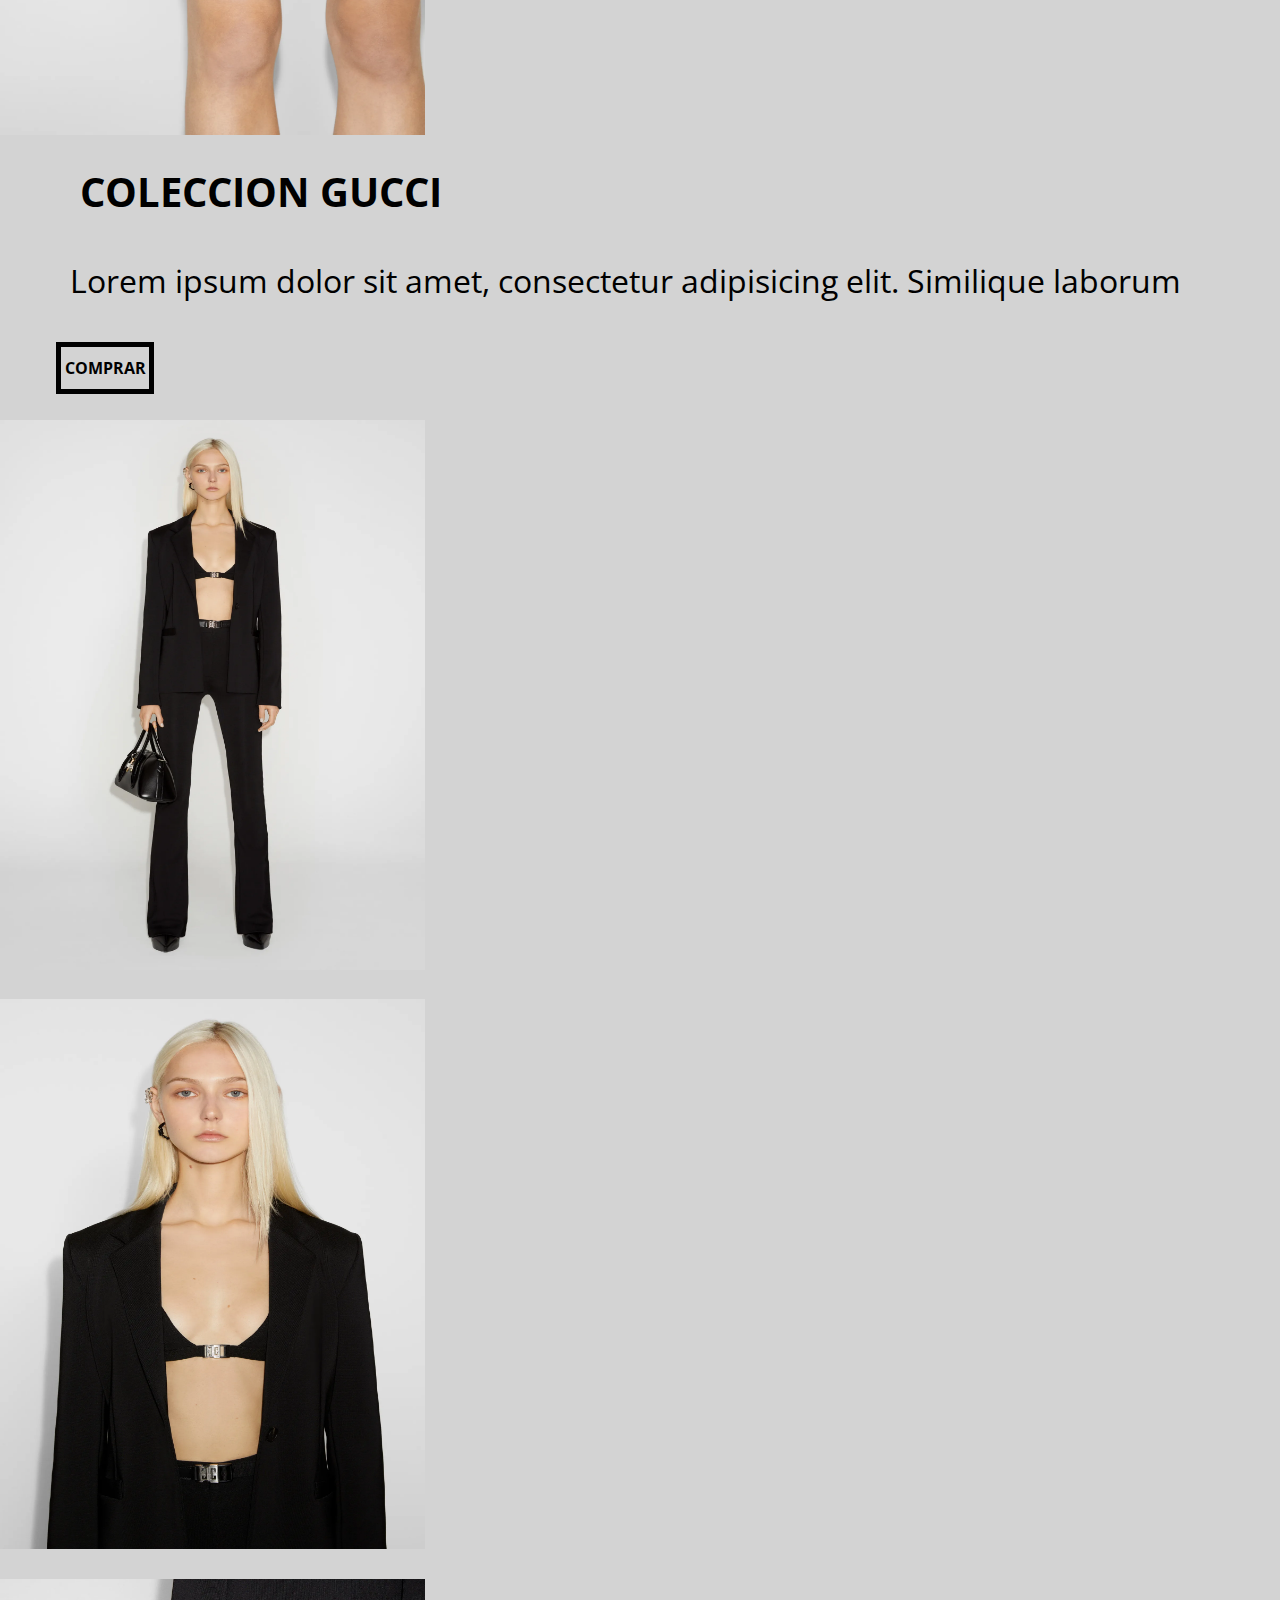
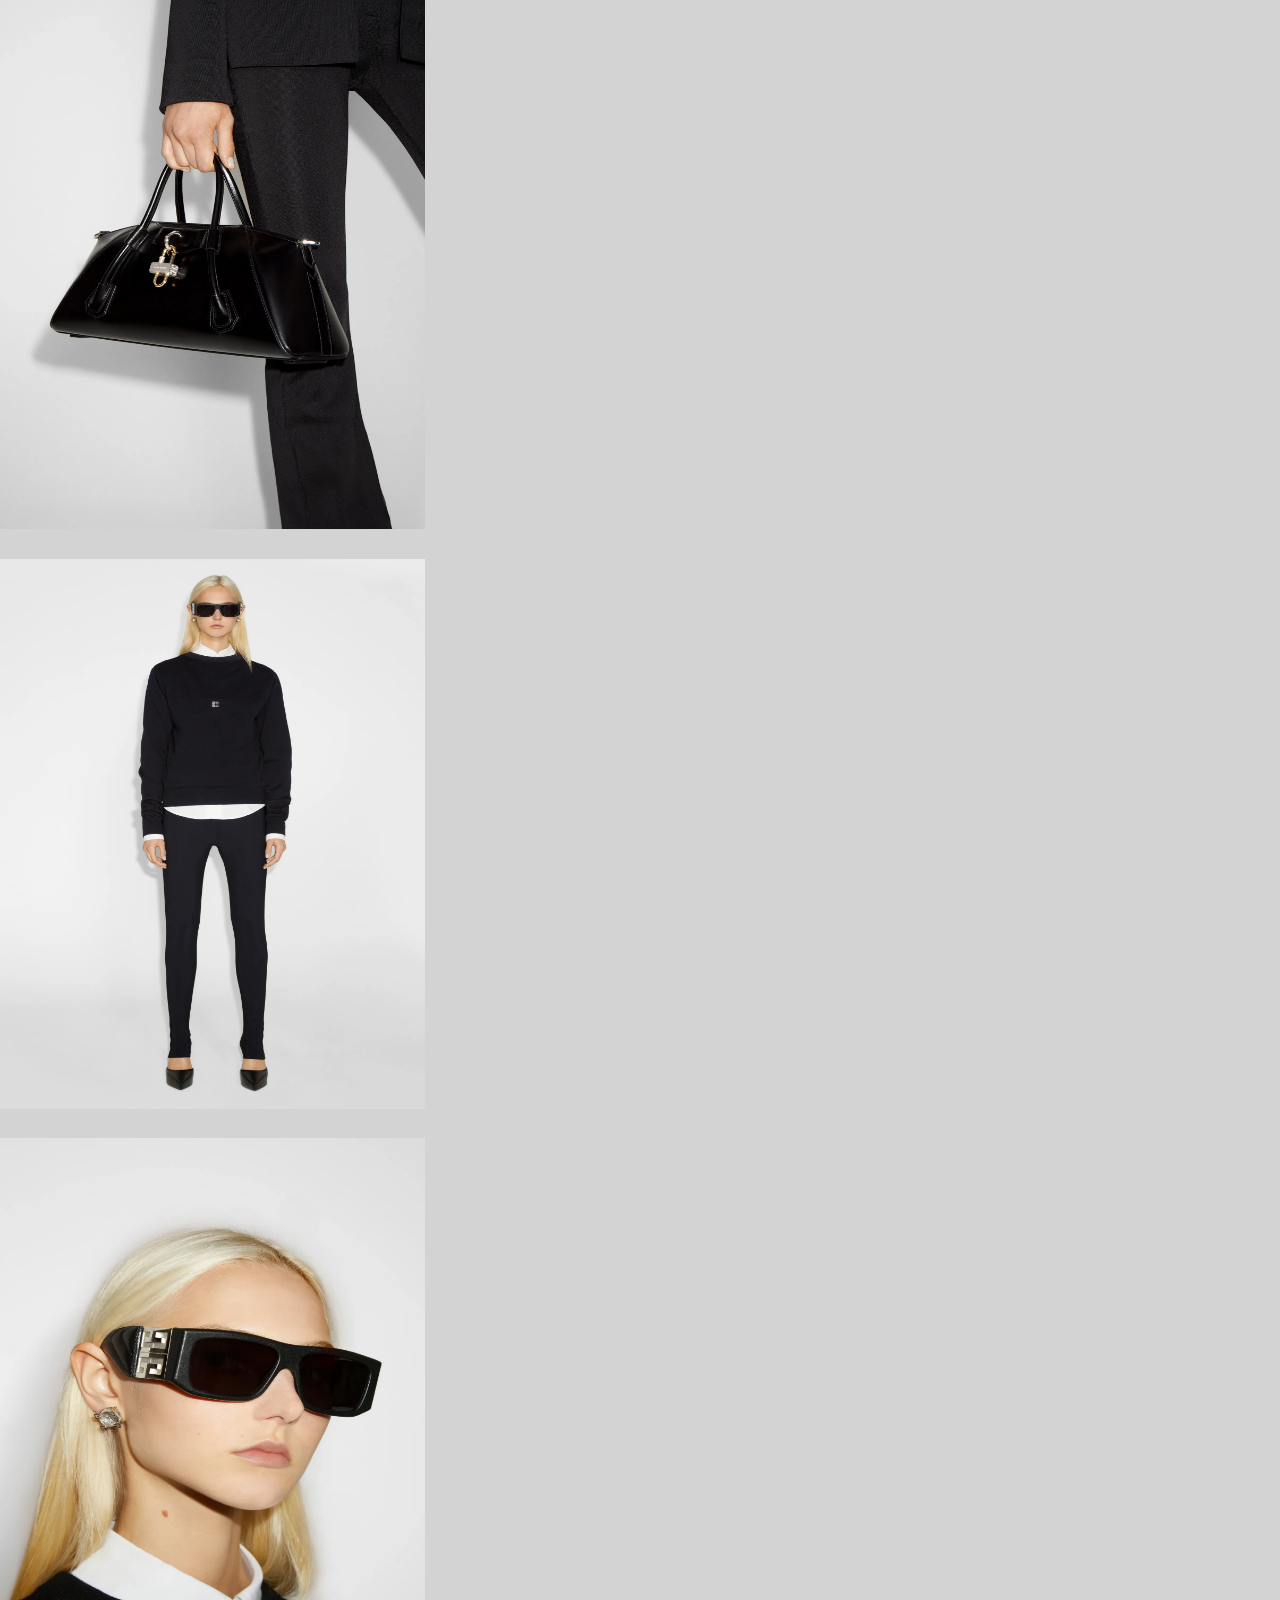
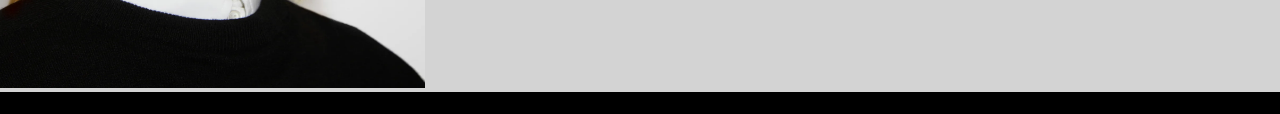
<file: proyecto coder/html/diseños.html>
<!DOCTYPE html>
<html lang="en">

<head>
    <meta charset="UTF-8">
    <meta http-equiv="X-UA-Compatible" content="IE=edge">
    <meta name="viewport" content="width=device-width, initial-scale=1.0">
    <link href="https://cdn.jsdelivr.net/npm/bootstrap@5.0.2/dist/css/bootstrap.min.css" rel="stylesheet" integrity="sha384-EVSTQN3/azprG1Anm3QDgpJLIm9Nao0Yz1ztcQTwFspd3yD65VohhpuuCOmLASjC" crossorigin="anonymous">
    <link rel="stylesheet" href="../styles/style.css">
    <title>diseños</title>
</head>

<body>
    <!--NavBar-->
    <nav class="navbar navbar-expand-lg navbar-dark bg-black">
        <div class="container-fluid">
            <a class="navbar-brand" href="../index.html">
                <img src="../img/logo2.jpg" alt="" width="60" height="60" class="d-inline-block align-text-center"> fashion store
            </a>
            <button class="navbar-toggler" type="button" data-bs-toggle="collapse" data-bs-target="#navbarSupportedContent" aria-controls="navbarSupportedContent" aria-expanded="false" aria-label="Toggle navigation">
        <span class="navbar-toggler-icon"></span>
      </button>
            <div class="collapse navbar-collapse" id="navbarSupportedContent">
                <ul class="navbar-nav me-auto mb-2 mb-lg-0">
                    <li class="nav-item">
                        <a class="nav-link" aria-current="page" href="../html/nosotros.html">nosotros</a>
                    </li>
                    <li class="nav-item">
                        <a class="nav-link" href="../html/novedades.html">novedades</a>
                    </li>
                    <li class="nav-item">
                        <a class="nav-link" href="../html/diseños.html">diseños</a>
                    </li>
                    <li class="nav-item">
                        <a class="nav-link" href="../html/contacto.html">contacto</a>
                    </li>
                </ul>
            </div>
        </div>
    </nav>
    <!--contenido principal-->
    <main class="main__diseños">
        <section class="py-3">
            <div class="container-fluid">
                <div class="row">
                    <!--primera coleccion-->
                    <article class="col-sm-12 col-md-6 col-lg-4">
                        <img src="../img/sfoto0.jpg" alt="modelo1" class="w-100 margen">
                    </article>
                    <article class="col-sm-12 col-md-6 col-lg-4">
                        <img src="../img/sfoto1.jpg" alt="modelo1" class="w-100 margen">
                    </article>
                    <article class="col-sm-12 col-md-6 col-lg-4 margen">
                        <h2>COLECCION GIVENCHY</h2>
                        <p>Lorem ipsum dolor sit, amet consectetur adipisicing elit. Similique a corrupti,</p>
                        <a href="#">comprar</a>
                    </article>
                    <article class="col-sm-12 col-md-6 col-lg-4 margen">
                        <img src="../img/sfoto2.jpg" alt="modelo1" class="w-100">
                    </article>
                    <article class="col-sm-12 col-md-6 col-lg-4 margen">
                        <img src="../img/sfoto3.jpg" alt="modelo1" class="w-100">
                    </article>
                    <article class="col-sm-12 col-md-6 col-lg-4 margen">
                        <img src="../img/sfoto4.jpg" alt="modelo1" class="w-100">
                    </article>
                    <!--segunda coleccion-->
                    <article class="col-sm-12 col-md-6 col-lg-4 margen">
                        <h2>COLECCION GUCCI</h2>
                        <p>Lorem ipsum dolor sit amet, consectetur adipisicing elit. Similique laborum </p>
                        <a href="#">comprar</a>
                    </article>
                    <article class="col-sm-12 col-md-6 col-lg-4 margen">
                        <img src="../img/sfoto5.jpg" alt="modelo1" class="w-100">
                    </article>
                    <article class="col-sm-12 col-md-6 col-lg-4 margen">
                        <img src="../img/sfoto6.jpg" alt="modelo1" class="w-100">
                    </article>
                    <article class="col-sm-12 col-md-6 col-lg-4 margen">
                        <img src="../img/sfoto7.jpg" alt="modelo1" class="w-100">
                    </article>
                    <article class="col-sm-12 col-md-6 col-lg-4 margen">
                        <img src="../img/sfoto8.jpg" alt="modelo1" class="w-100">
                    </article>
                    <article class="col-sm-12 col-md-6 col-lg-4 margen">
                        <img src="../img/sfoto9.jpg" alt="modelo1" class="w-100">
                    </article>
                </div>
            </div>
        </section>
    </main>
    <!--footer-->
    <footer class="bg-black text-center text-white">
        <!-- Grid container -->
        <div class="container p-4 pb-0">
            <!-- Section: Social media -->
            <section class="mb-4">
                <!-- Facebook -->
                <a class="btn btn-outline-light btn-floating m-1" href="https://www.facebook.com" role="button"><i class="fab fa-facebook-f"></i
            ></a>

                <!-- Twitter -->
                <a class="btn btn-outline-light btn-floating m-1" href="https://twitter.com" role="button"><i class="fab fa-twitter"></i
            ></a>

                <!-- Google -->
                <a class="btn btn-outline-light btn-floating m-1" href="https://www.google.com" role="button"><i class="fab fa-google"></i
            ></a>

                <!-- Instagram -->
                <a class="btn btn-outline-light btn-floating m-1" href="https://www.instagram.com" role="button"><i class="fab fa-instagram"></i
            ></a>

                <!-- Linkedin -->
                <a class="btn btn-outline-light btn-floating m-1" href="https://ar.linkedin.com" role="button"><i class="fab fa-linkedin-in"></i
            ></a>

                <!-- Github -->
                <a class="btn btn-outline-light btn-floating m-1" href="https://github.com" role="button"><i class="fab fa-github"></i
            ></a>
            </section>
            <!-- Section: Social media -->
        </div>
        <!-- Grid container -->

        <!-- Copyright -->
        <div class="text-center p-3" style="background-color: rgba(0, 0, 0, 0.2);">
            © 2020 Copyright:
            <a class="text-white" href="../index.html">fashion store</a>
        </div>
        <!-- Copyright -->
    </footer>
    <script src="https://cdn.jsdelivr.net/npm/bootstrap@5.0.2/dist/js/bootstrap.bundle.min.js" integrity="sha384-MrcW6ZMFYlzcLA8Nl+NtUVF0sA7MsXsP1UyJoMp4YLEuNSfAP+JcXn/tWtIaxVXM" crossorigin="anonymous"></script>
</body>

</html>
</file>
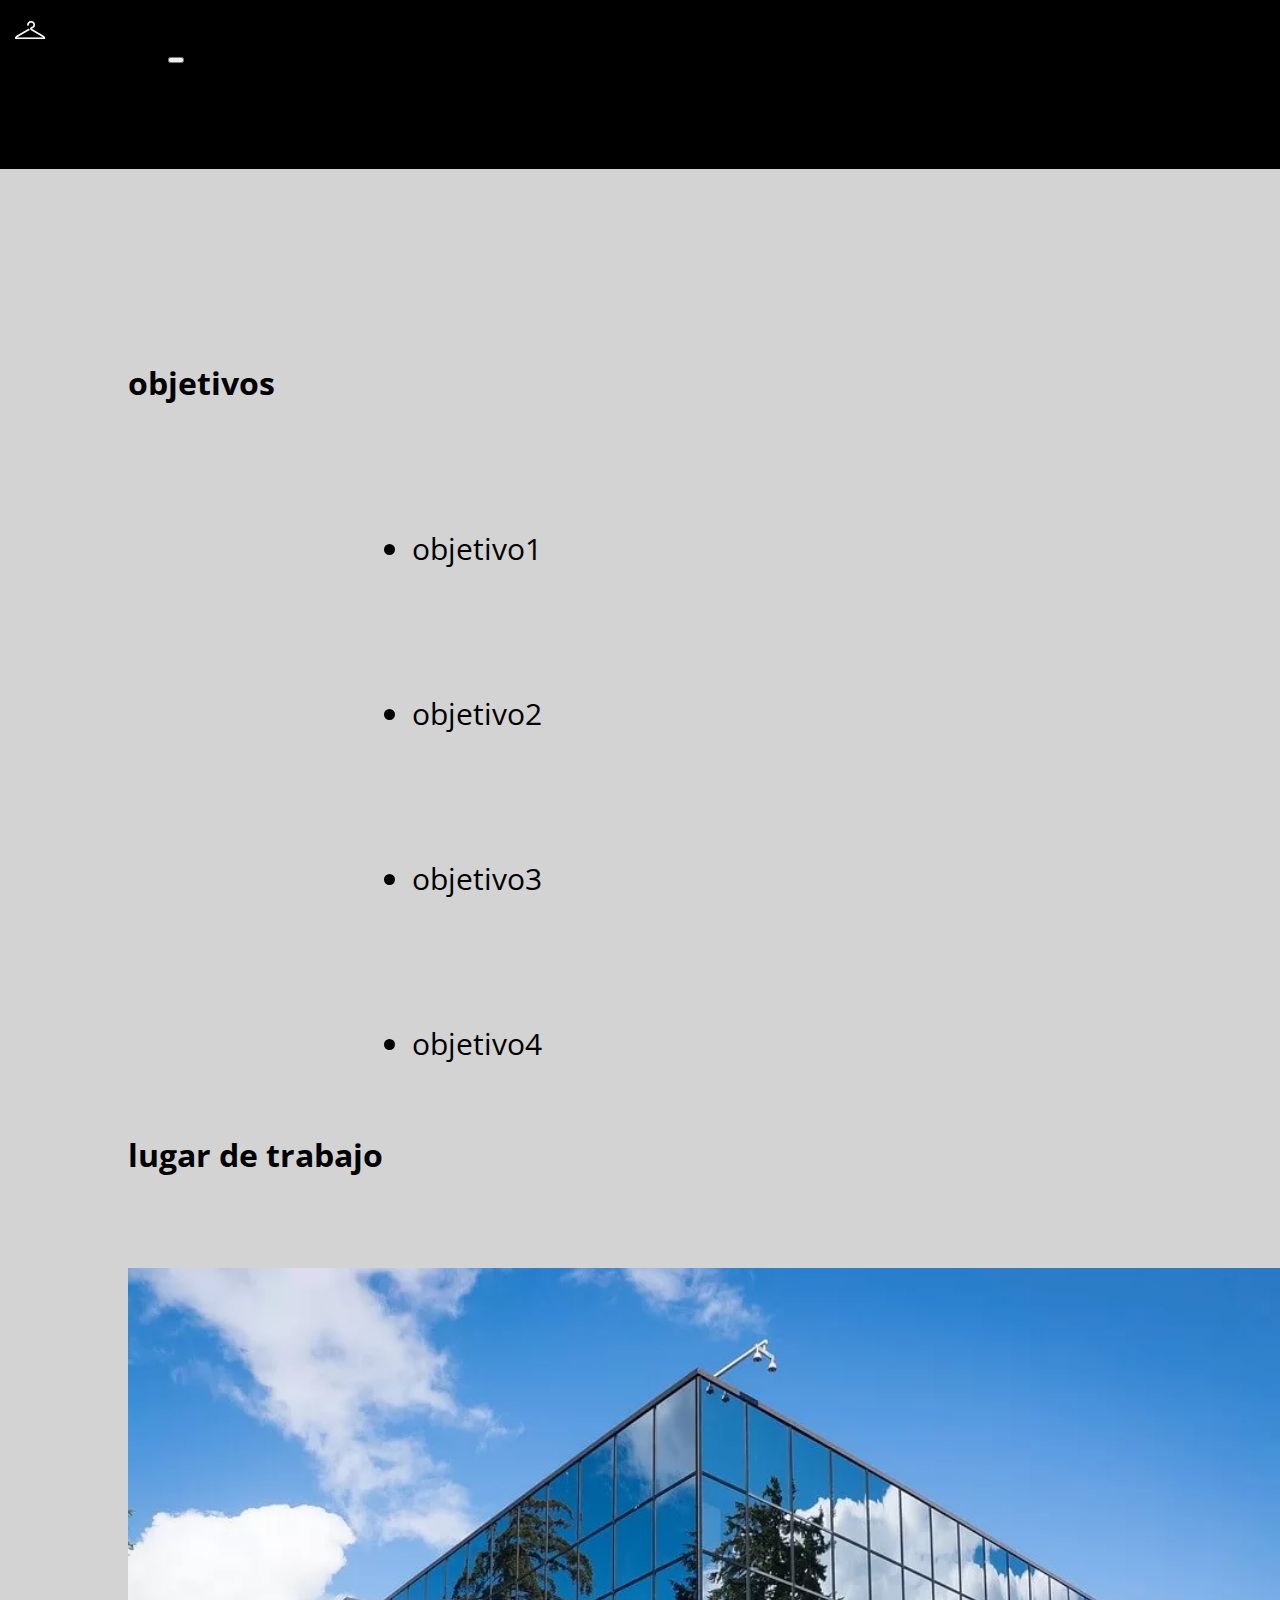
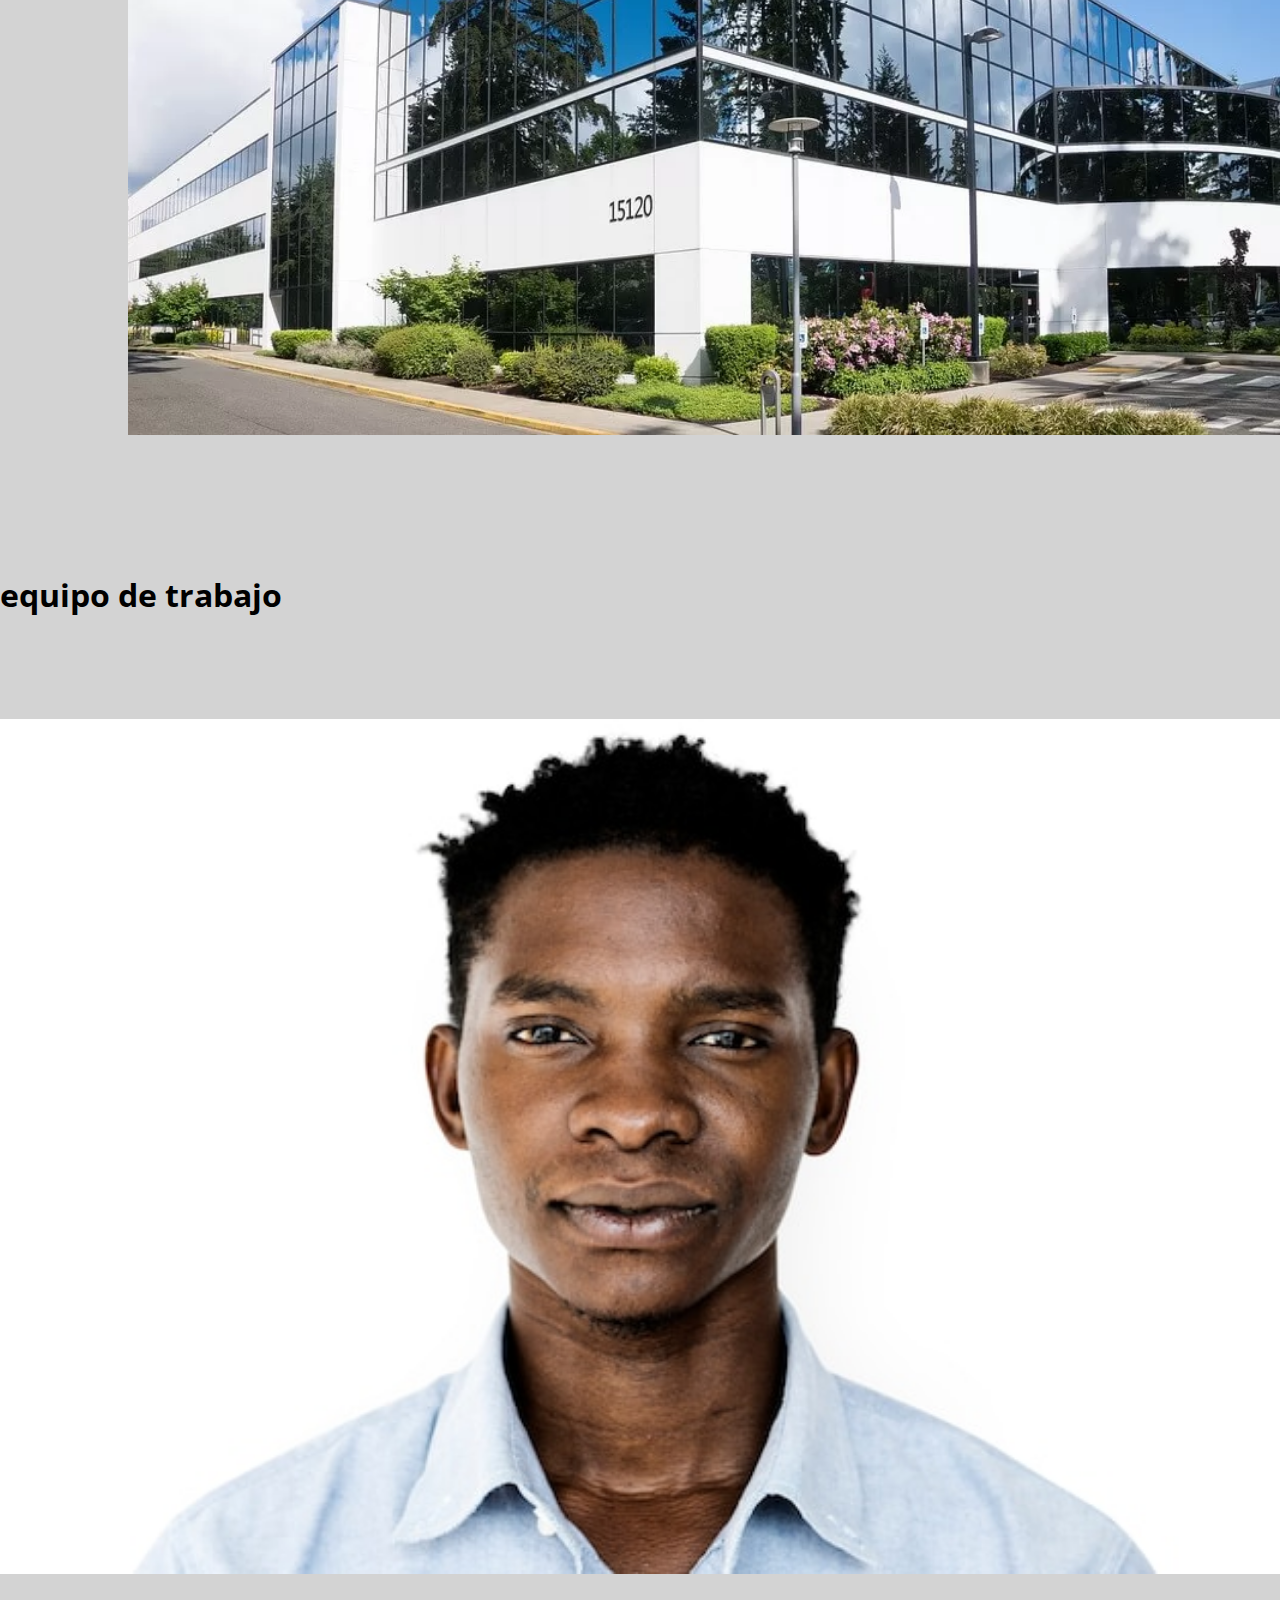
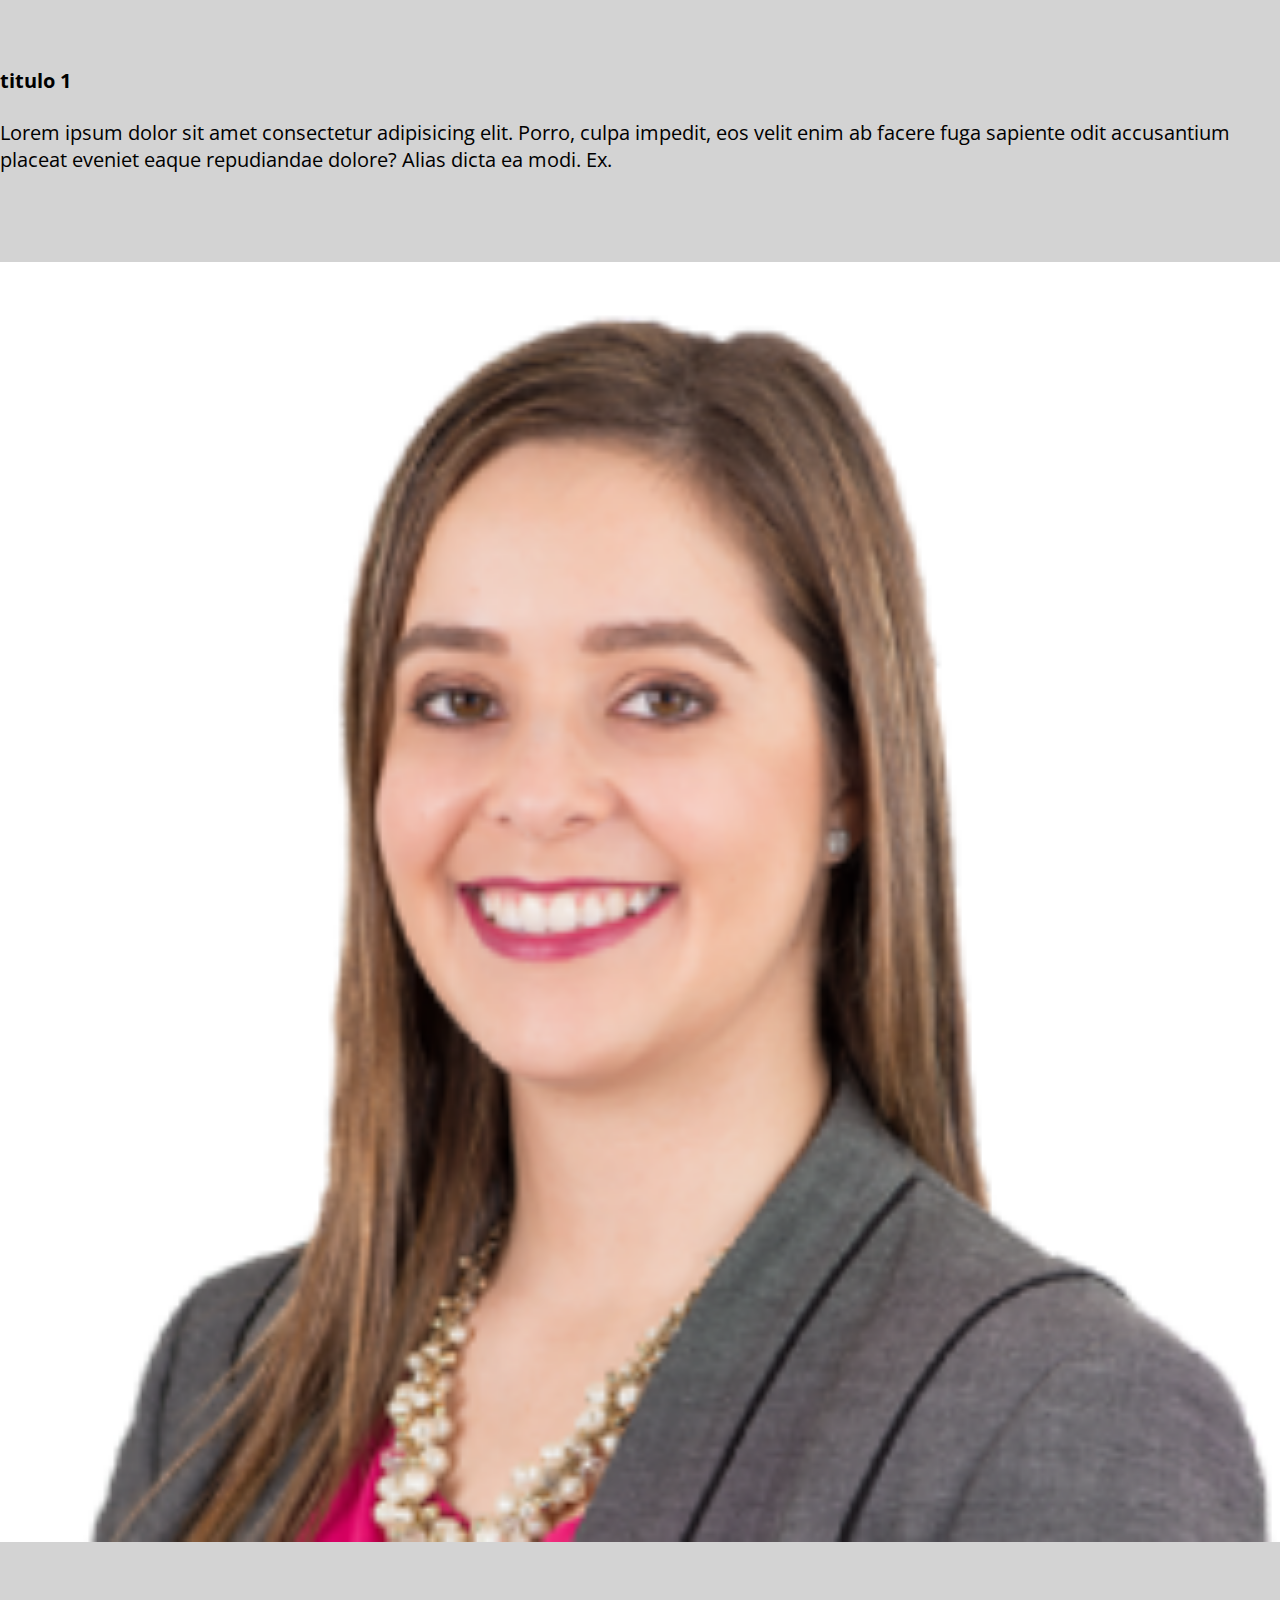
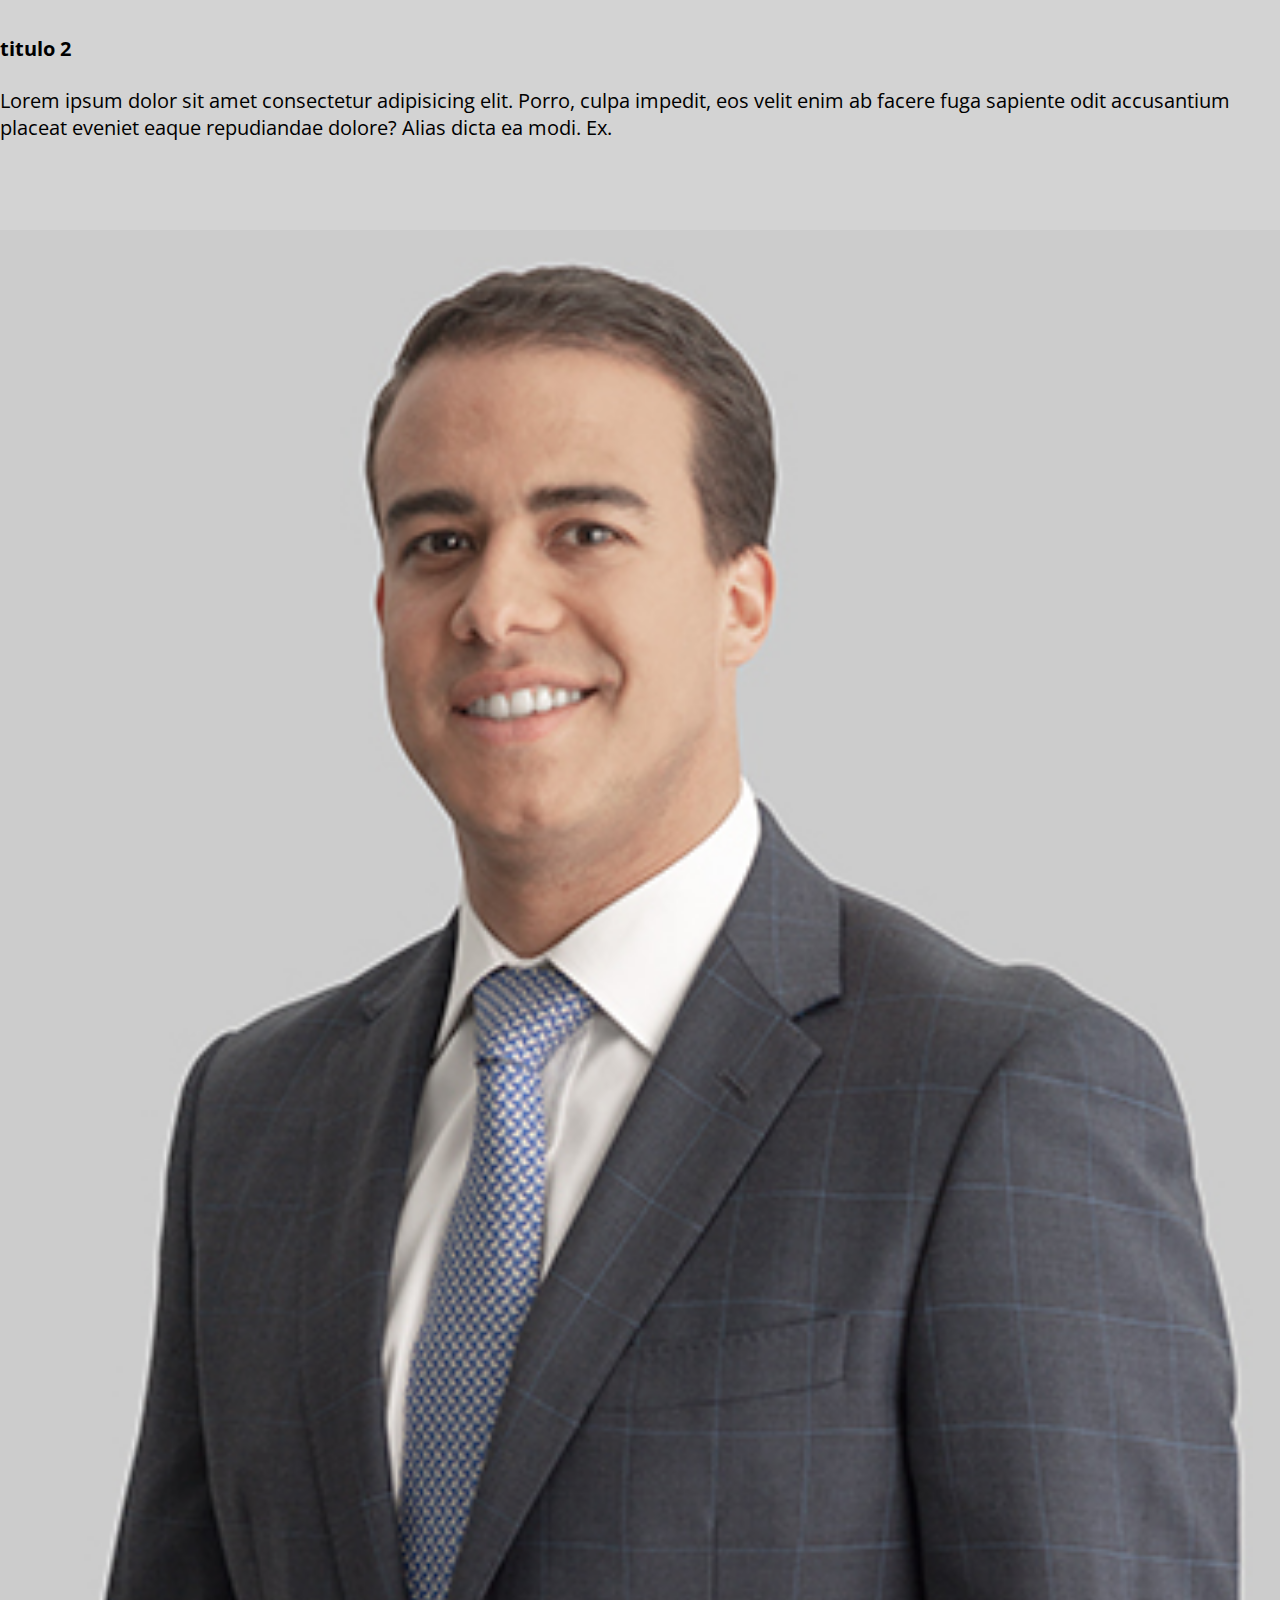
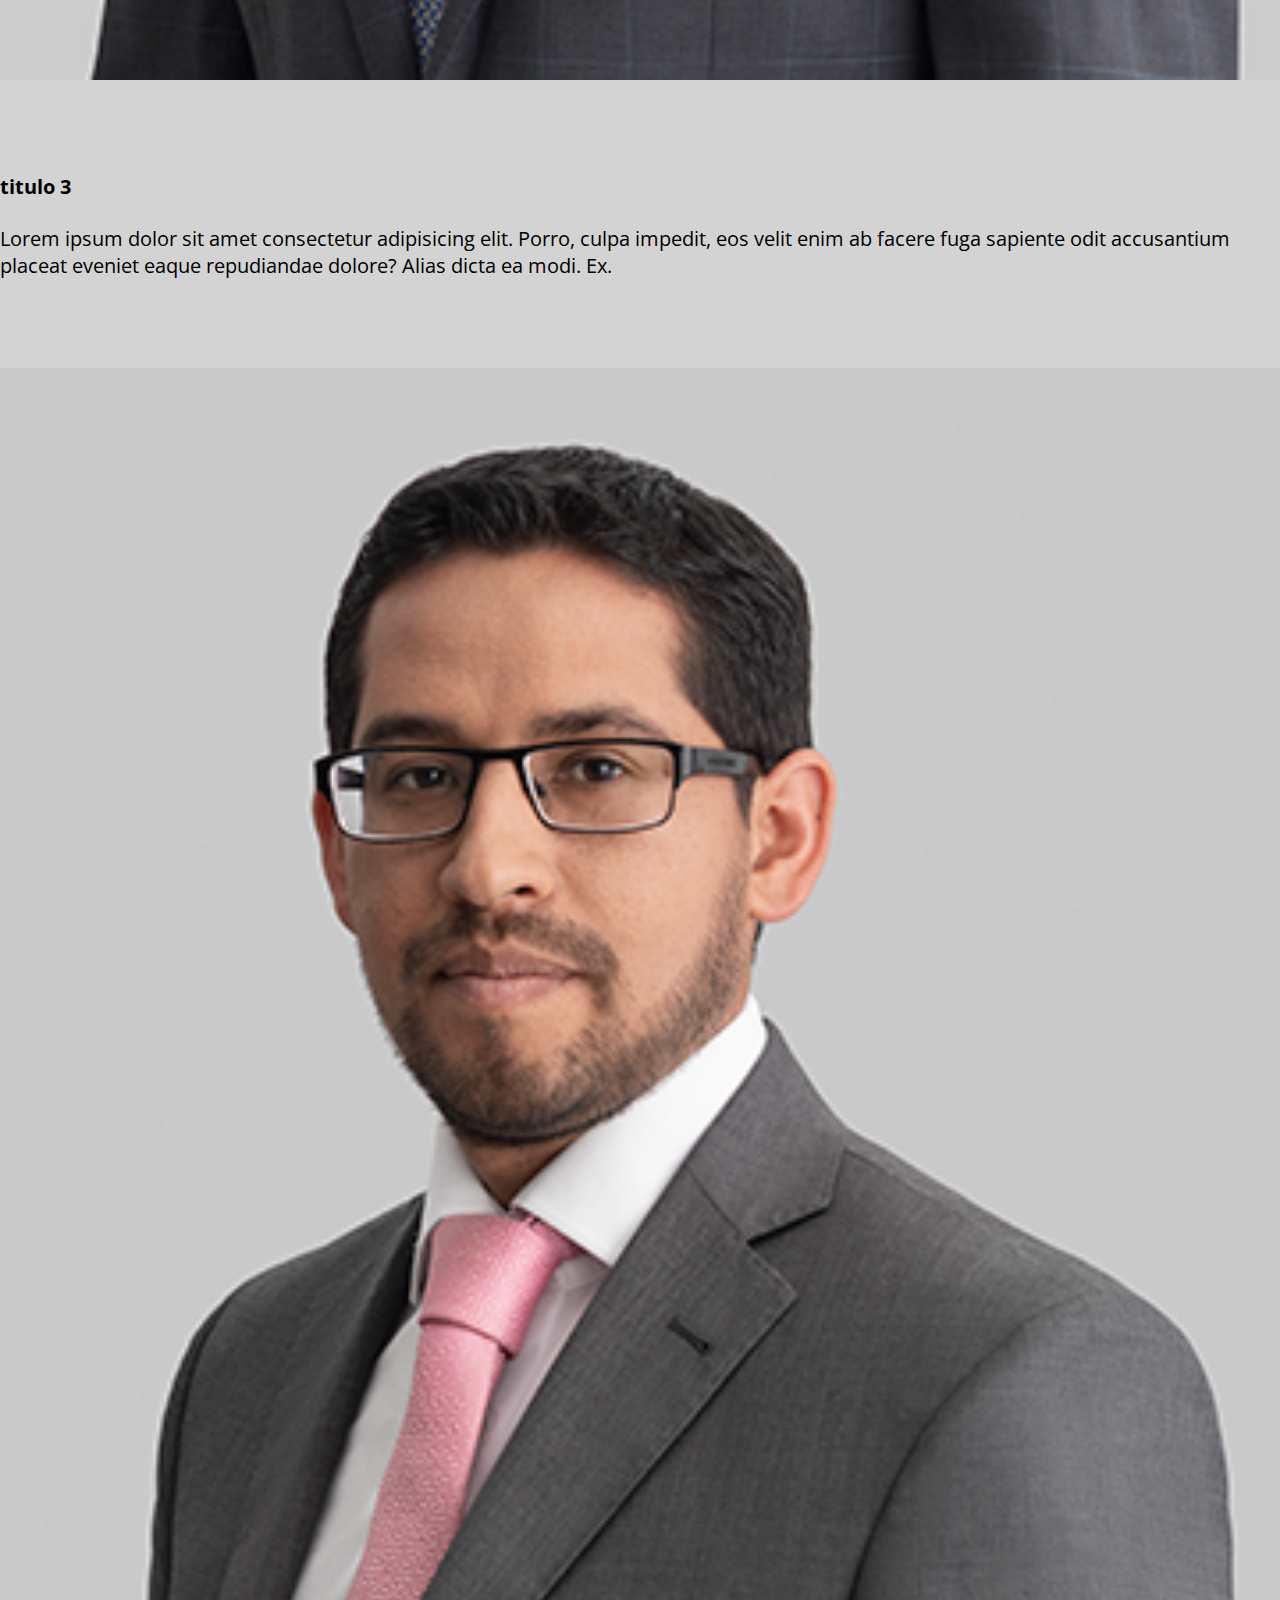
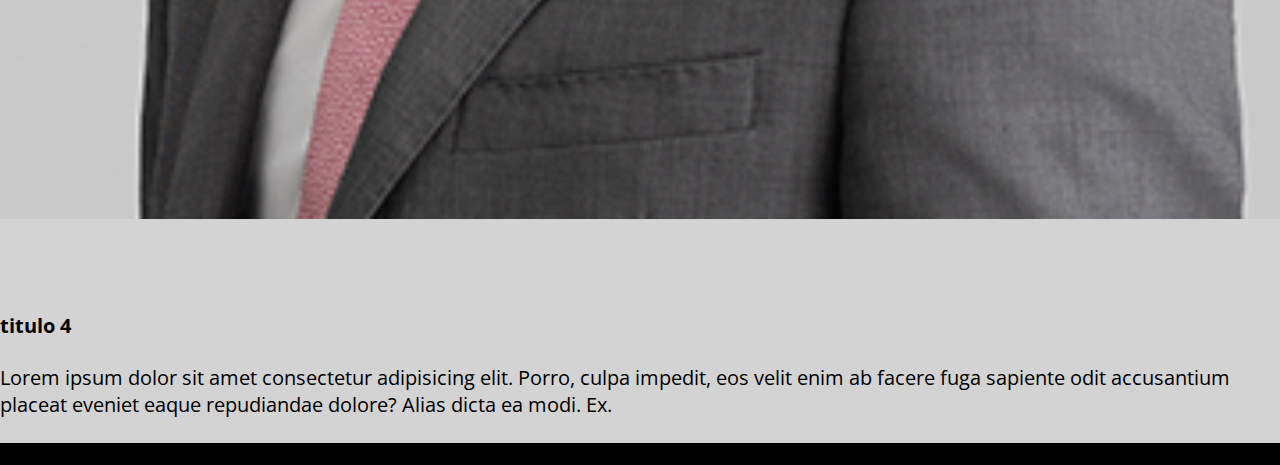
<file: proyecto coder/html/nosotros.html>
<!DOCTYPE html>
<html lang="en">

<head>
    <meta charset="UTF-8">
    <meta http-equiv="X-UA-Compatible" content="IE=edge">
    <meta name="viewport" content="width=device-width, initial-scale=1.0">
    <link href="https://cdn.jsdelivr.net/npm/bootstrap@5.0.2/dist/css/bootstrap.min.css" rel="stylesheet" integrity="sha384-EVSTQN3/azprG1Anm3QDgpJLIm9Nao0Yz1ztcQTwFspd3yD65VohhpuuCOmLASjC" crossorigin="anonymous">
    <link rel="stylesheet" href="../styles/style.css">
    <title>nosotros</title>
</head>

<body>
    <!--NavBar-->
    <nav class="navbar navbar-expand-lg navbar-dark bg-black">
        <div class="container-fluid">
            <a class="navbar-brand" href="../index.html">
                <img src="../img/logo2.jpg" alt="" width="60" height="60" class="d-inline-block align-text-center"> fashion store
            </a>
            <button class="navbar-toggler" type="button" data-bs-toggle="collapse" data-bs-target="#navbarSupportedContent" aria-controls="navbarSupportedContent" aria-expanded="false" aria-label="Toggle navigation">
        <span class="navbar-toggler-icon"></span>
      </button>
            <div class="collapse navbar-collapse" id="navbarSupportedContent">
                <ul class="navbar-nav me-auto mb-2 mb-lg-0">
                    <li class="nav-item">
                        <a class="nav-link" aria-current="page" href="../html/nosotros.html">nosotros</a>
                    </li>
                    <li class="nav-item">
                        <a class="nav-link" href="../html/novedades.html">novedades</a>
                    </li>
                    <li class="nav-item">
                        <a class="nav-link" href="../html/diseños.html">diseños</a>
                    </li>
                    <li class="nav-item">
                        <a class="nav-link" href="../html/contacto.html">contacto</a>
                    </li>
                </ul>
            </div>
        </div>
    </nav>
    <!--contenido principal-->
    <main class="main">
        <section class="py-3">
            <div class="container-fluid">
                <div class="row">
                    <!--objetivos-->
                    <article class="col-sm-12 col-md-6 col-lg-3">
                        <h1 class="titulo">objetivos</h1>
                        <div class="listas">
                            <ul>
                                <li>objetivo1</li>
                                <li>objetivo2</li>
                                <li>objetivo3</li>
                                <li>objetivo4</li>
                            </ul>
                        </div>
                    </article>
                    <!--lugar de trabajo-->
                    <article class="col-sm-12 col-md-6 col-lg-7 margin">
                        <h1 class="titulos">lugar de trabajo</h1>
                        <img src="../img/empresa.jpg" alt="trabajador2">

                    </article>
                </div>
                <div class="row">
                    <!--equipo de trabajo-->
                    <h1 class="titulos">equipo de trabajo</h1>
                    <article class="col-sm-12 col-md-6 col-lg-3">
                        <img src="../img/persona2.jpg" alt="trabajador1" class="h-80">
                    </article>
                    <article class="col-sm-12 col-md-6 col-lg-3">
                        <h3>titulo 1</h3>
                        <p>Lorem ipsum dolor sit amet consectetur adipisicing elit. Porro, culpa impedit, eos velit enim ab facere fuga sapiente odit accusantium placeat eveniet eaque repudiandae dolore? Alias dicta ea modi. Ex.
                        </p>
                    </article>
                    <article class="col-sm-12 col-md-6 col-lg-3">
                        <img src="../img/persona3.png" alt="trabajador2">
                    </article>
                    <article class="col-sm-12 col-md-6 col-lg-3">
                        <h3>titulo 2</h3>
                        <p>Lorem ipsum dolor sit amet consectetur adipisicing elit. Porro, culpa impedit, eos velit enim ab facere fuga sapiente odit accusantium placeat eveniet eaque repudiandae dolore? Alias dicta ea modi. Ex.
                        </p>
                    </article>
                    <article class="col-sm-12 col-md-6 col-lg-3">
                        <img src="../img/persona4.jpg" alt="trabajador3">
                    </article>
                    <article class="col-sm-12 col-md-6 col-lg-3">
                        <h3>titulo 3</h3>
                        <p>Lorem ipsum dolor sit amet consectetur adipisicing elit. Porro, culpa impedit, eos velit enim ab facere fuga sapiente odit accusantium placeat eveniet eaque repudiandae dolore? Alias dicta ea modi. Ex.
                        </p>
                    </article>
                    <article class="col-sm-12 col-md-6 col-lg-3">
                        <img src="../img/persona1.png" alt="trabajador4">
                    </article>
                    <article class="col-sm-12 col-md-6 col-lg-3">
                        <h3>titulo 4</h3>
                        <p>Lorem ipsum dolor sit amet consectetur adipisicing elit. Porro, culpa impedit, eos velit enim ab facere fuga sapiente odit accusantium placeat eveniet eaque repudiandae dolore? Alias dicta ea modi. Ex.
                        </p>
                    </article>
                </div>
            </div>
        </section>
    </main>
    <!--footer-->
    <footer class="bg-black text-center text-white">
        <!-- Grid container -->
        <div class="container p-4 pb-0">
            <!-- Section: Social media -->
            <section class="mb-4">
                <!-- Facebook -->
                <a class="btn btn-outline-light btn-floating m-1" href="https://www.facebook.com" role="button"><i class="fab fa-facebook-f"></i
            ></a>

                <!-- Twitter -->
                <a class="btn btn-outline-light btn-floating m-1" href="https://twitter.com" role="button"><i class="fab fa-twitter"></i
            ></a>

                <!-- Google -->
                <a class="btn btn-outline-light btn-floating m-1" href="https://www.google.com" role="button"><i class="fab fa-google"></i
            ></a>

                <!-- Instagram -->
                <a class="btn btn-outline-light btn-floating m-1" href="https://www.instagram.com" role="button"><i class="fab fa-instagram"></i
            ></a>

                <!-- Linkedin -->
                <a class="btn btn-outline-light btn-floating m-1" href="https://ar.linkedin.com" role="button"><i class="fab fa-linkedin-in"></i
            ></a>

                <!-- Github -->
                <a class="btn btn-outline-light btn-floating m-1" href="https://github.com" role="button"><i class="fab fa-github"></i
            ></a>
            </section>
            <!-- Section: Social media -->
        </div>
        <!-- Grid container -->

        <!-- Copyright -->
        <div class="text-center p-3" style="background-color: rgba(0, 0, 0, 0.2);">
            © 2020 Copyright:
            <a class="text-white" href="../index.html">fashion store</a>
        </div>
        <!-- Copyright -->
    </footer>
    <script src="https://cdn.jsdelivr.net/npm/bootstrap@5.0.2/dist/js/bootstrap.bundle.min.js" integrity="sha384-MrcW6ZMFYlzcLA8Nl+NtUVF0sA7MsXsP1UyJoMp4YLEuNSfAP+JcXn/tWtIaxVXM" crossorigin="anonymous"></script>
</body>

</html>
</file>
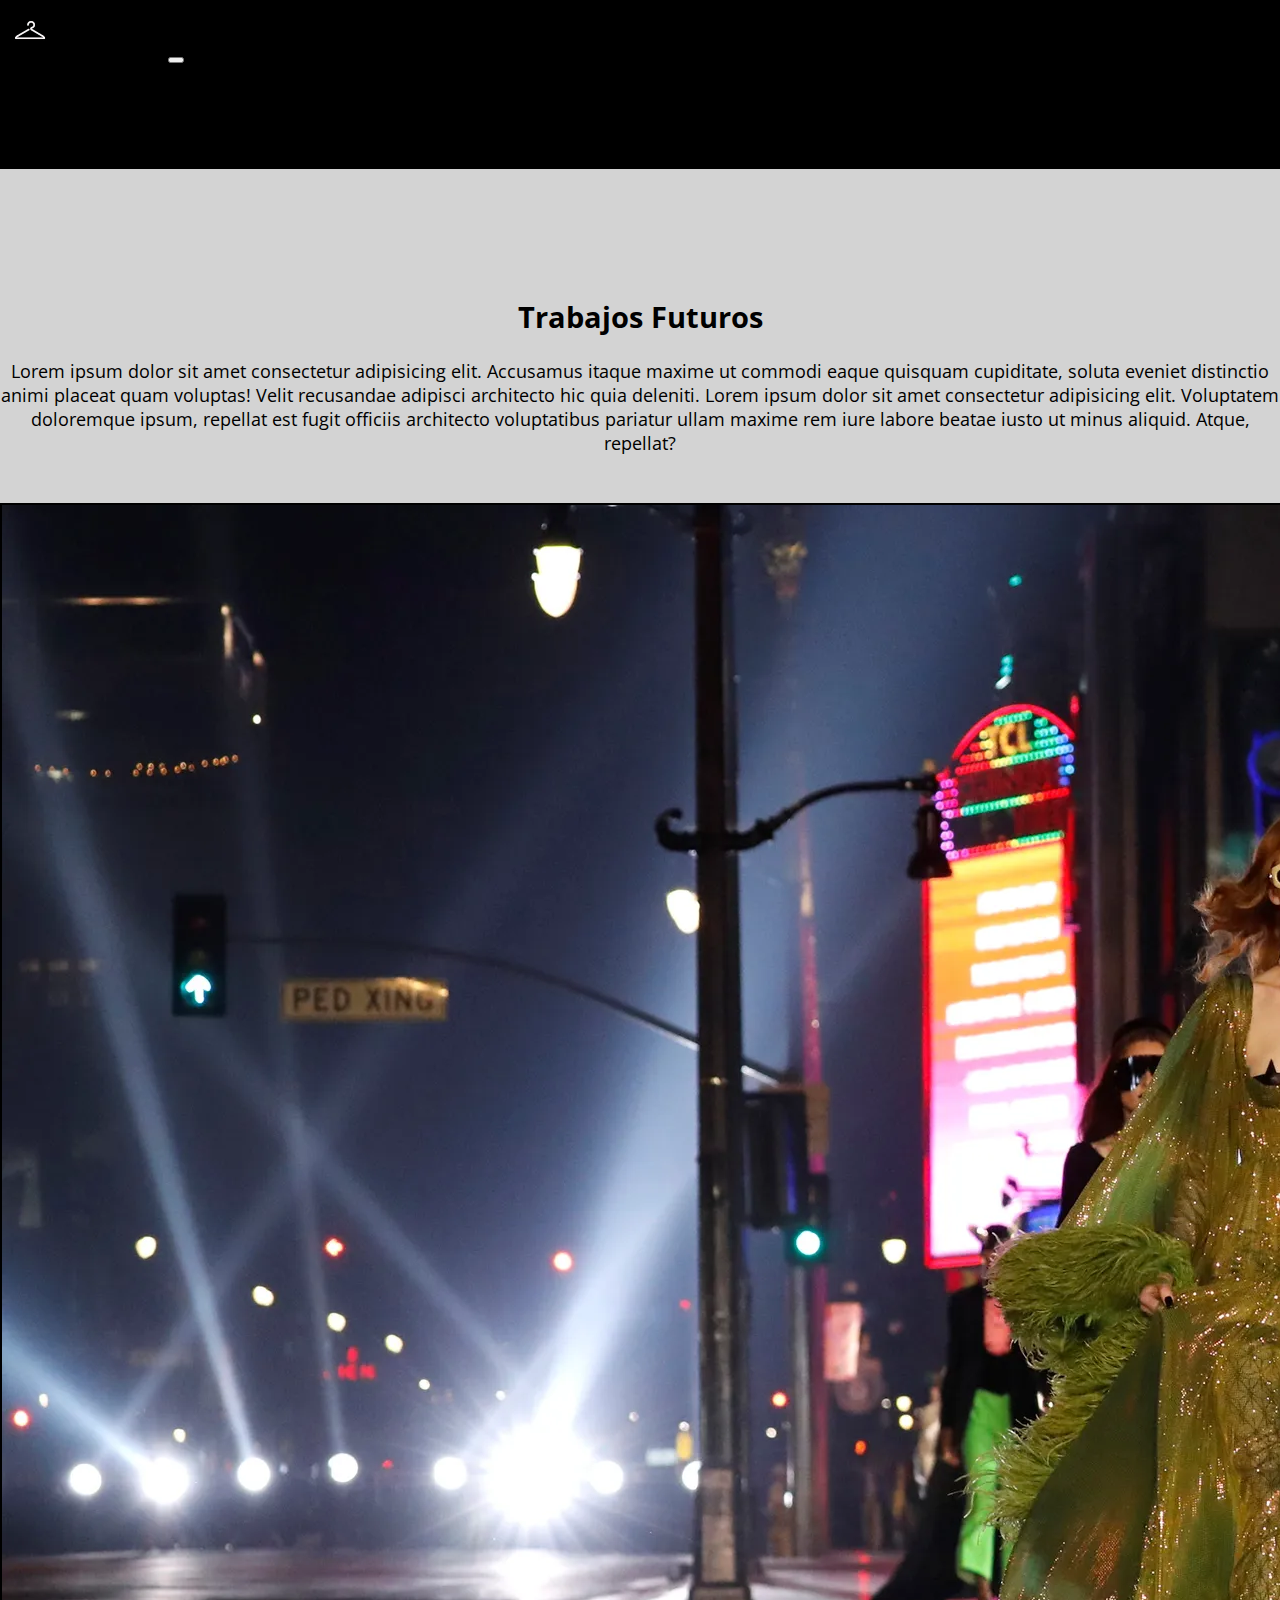
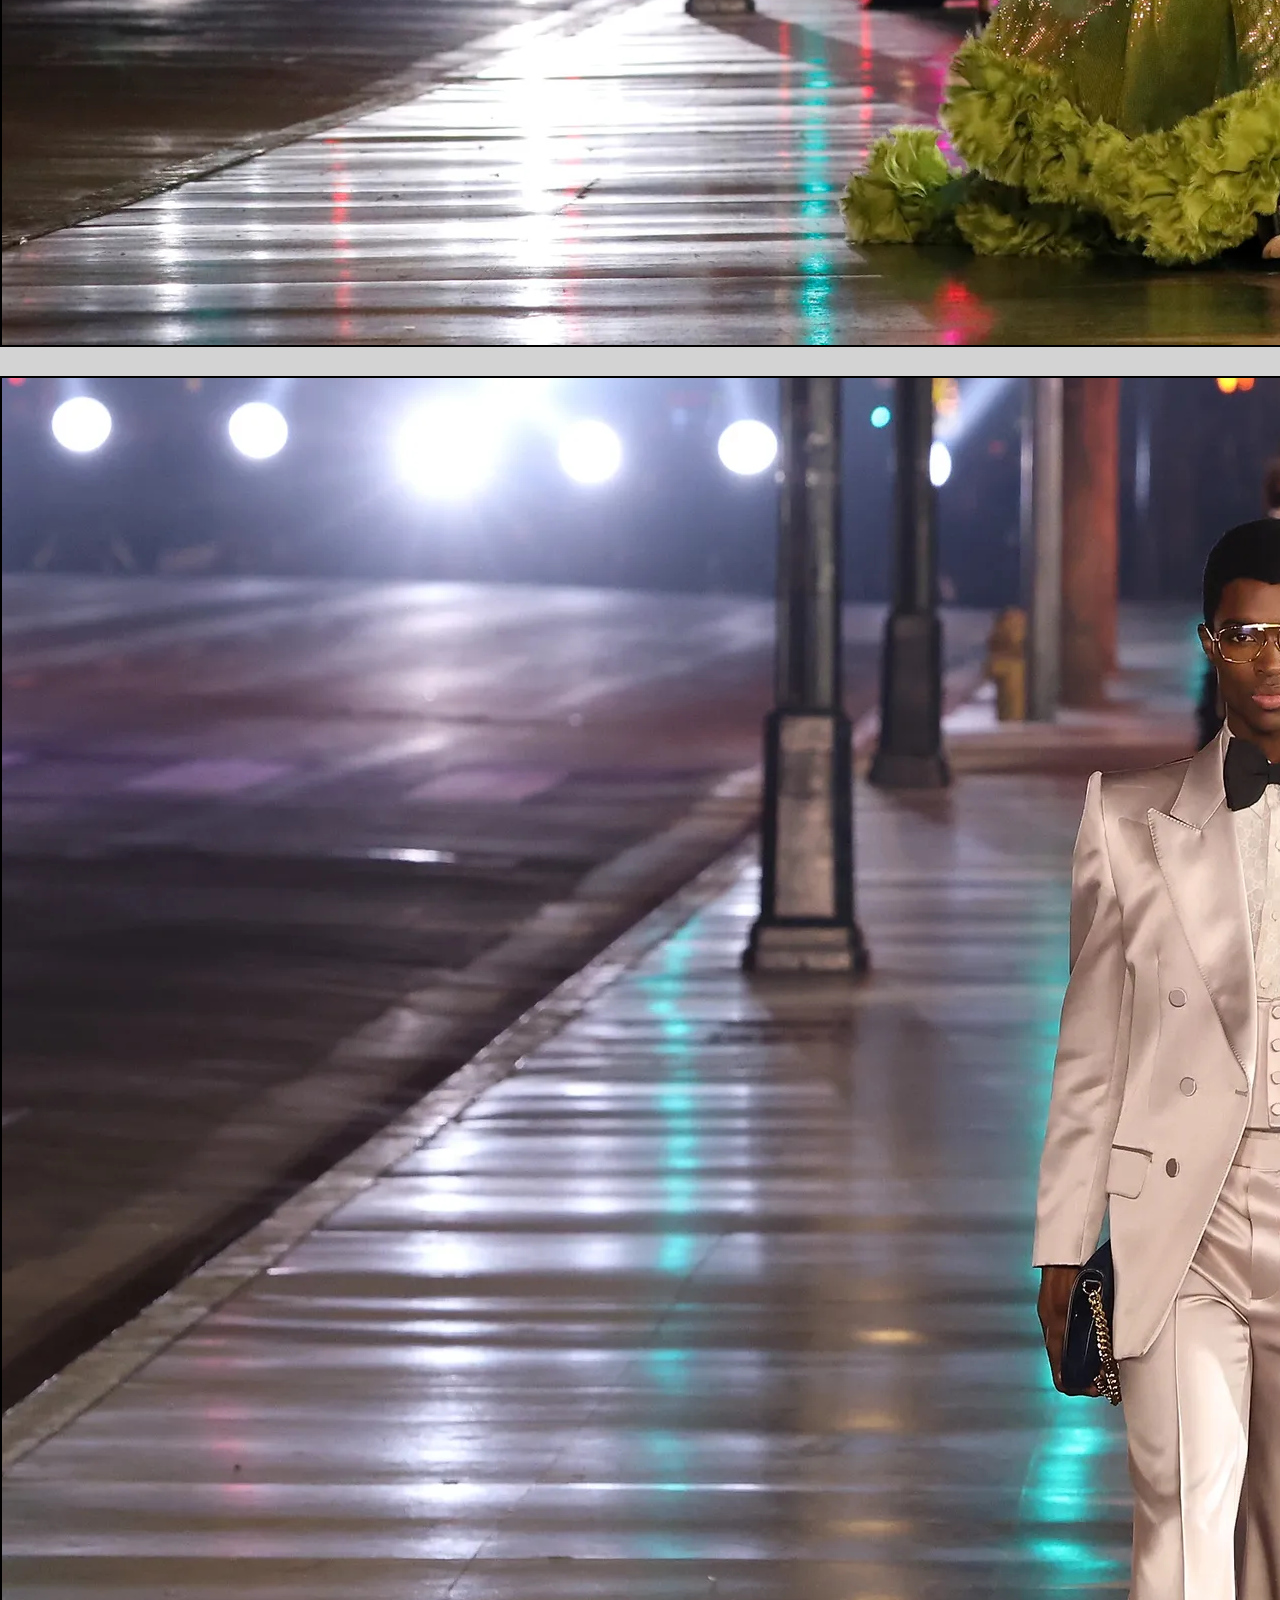
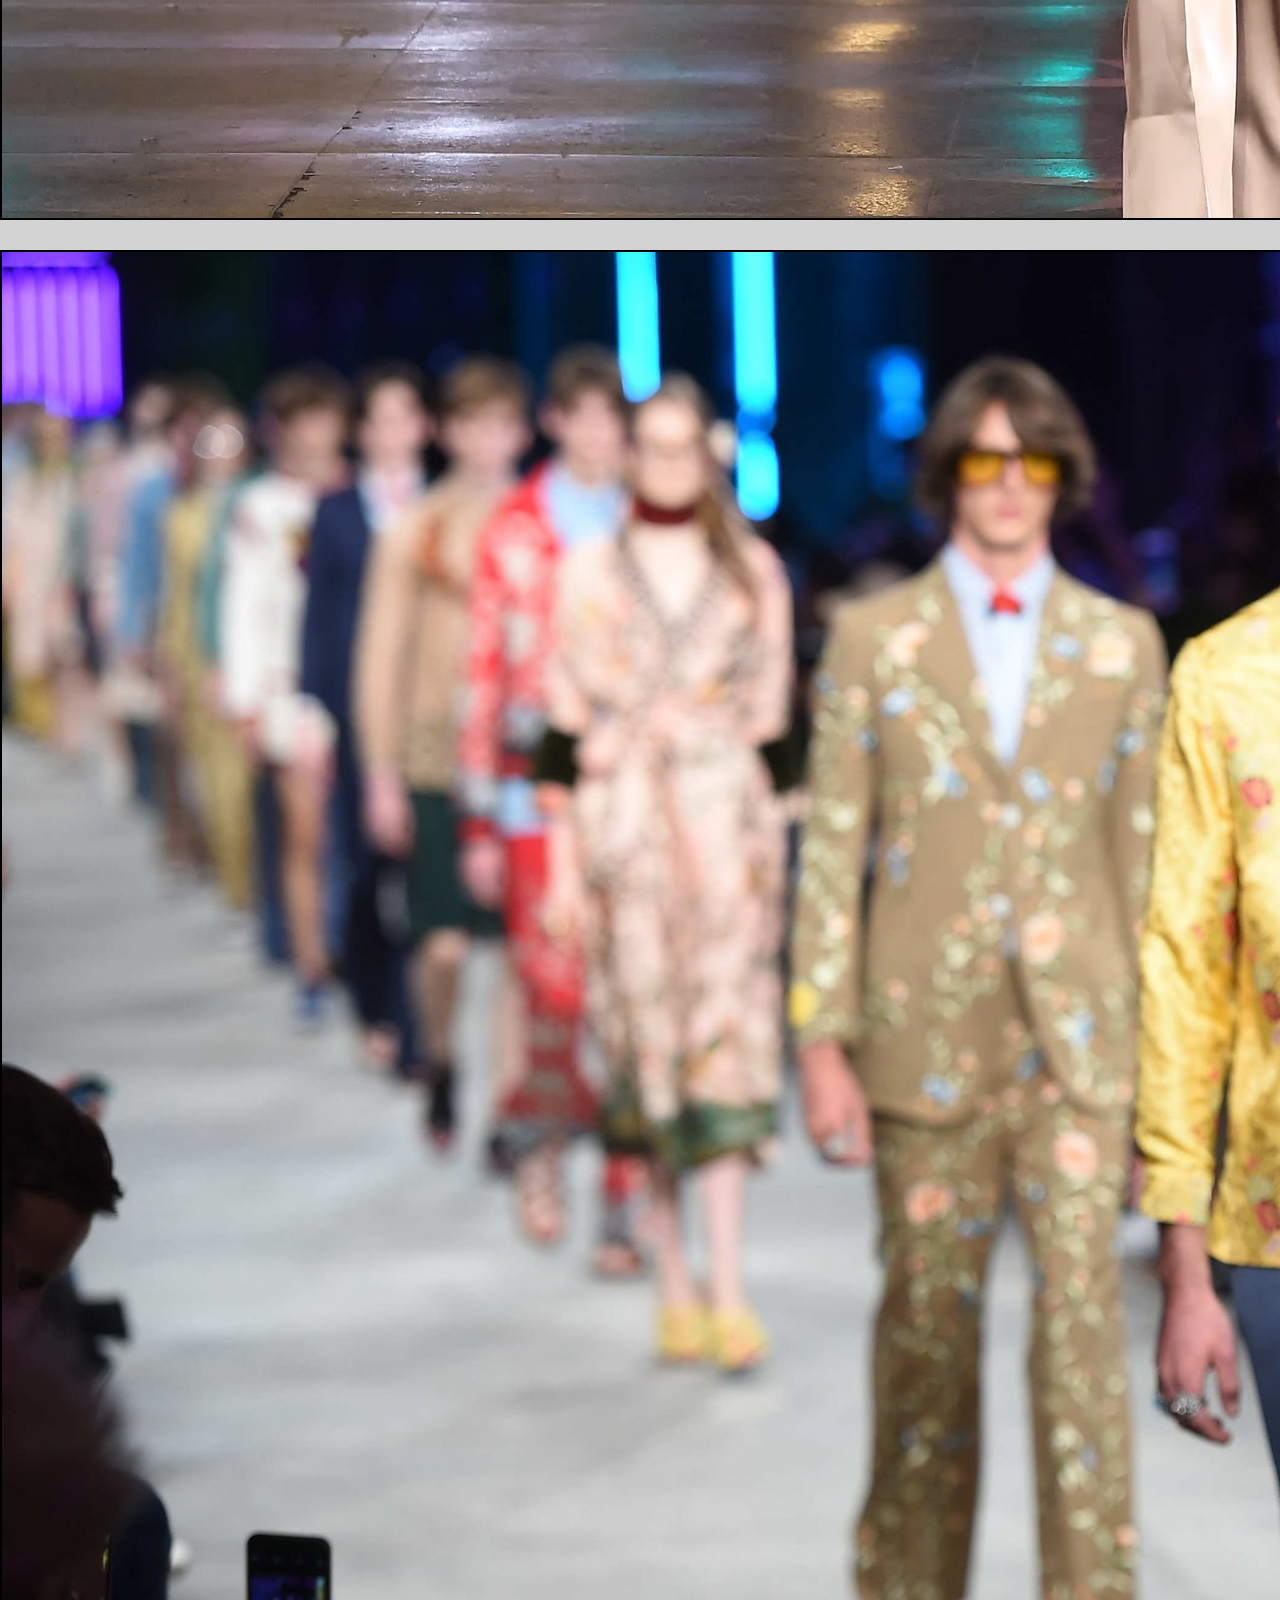
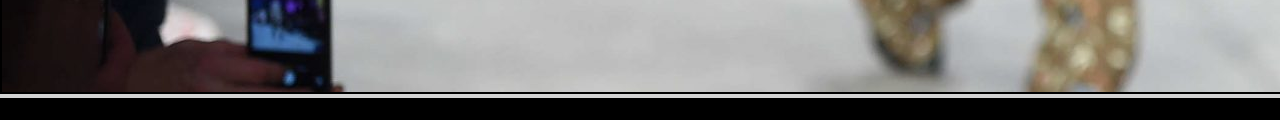
<file: proyecto coder/html/novedades.html>
<!DOCTYPE html>
<html lang="en">

<head>
    <meta charset="UTF-8">
    <meta http-equiv="X-UA-Compatible" content="IE=edge">
    <meta name="viewport" content="width=device-width, initial-scale=1.0">
    <link href="https://cdn.jsdelivr.net/npm/bootstrap@5.0.2/dist/css/bootstrap.min.css" rel="stylesheet" integrity="sha384-EVSTQN3/azprG1Anm3QDgpJLIm9Nao0Yz1ztcQTwFspd3yD65VohhpuuCOmLASjC" crossorigin="anonymous">
    <link rel="stylesheet" href="../styles/style.css">
    <title>novedades</title>
</head>

<body>
    <!--NavBar-->
    <nav class="navbar navbar-expand-lg navbar-dark bg-black">
        <div class="container-fluid">
            <a class="navbar-brand" href="../index.html">
                <img src="../img/logo2.jpg" alt="" width="60" height="60" class="d-inline-block align-text-center"> fashion store
            </a>
            <button class="navbar-toggler" type="button" data-bs-toggle="collapse" data-bs-target="#navbarSupportedContent" aria-controls="navbarSupportedContent" aria-expanded="false" aria-label="Toggle navigation">
    <span class="navbar-toggler-icon"></span>
  </button>
            <div class="collapse navbar-collapse" id="navbarSupportedContent">
                <ul class="navbar-nav me-auto mb-2 mb-lg-0">
                    <li class="nav-item">
                        <a class="nav-link" aria-current="page" href="../html/nosotros.html">nosotros</a>
                    </li>
                    <li class="nav-item">
                        <a class="nav-link" href="../html/novedades.html">novedades</a>
                    </li>
                    <li class="nav-item">
                        <a class="nav-link" href="../html/diseños.html">diseños</a>
                    </li>
                    <li class="nav-item">
                        <a class="nav-link" href="../html/contacto.html">contacto</a>
                    </li>
                </ul>
            </div>
        </div>
    </nav>
    <!--contenido principal-->
    <main>
        <!--texto-->
        <div class="nov__texto">
            <h1>Trabajos Futuros</h1>
            <p>Lorem ipsum dolor sit amet consectetur adipisicing elit. Accusamus itaque maxime ut commodi eaque quisquam cupiditate, soluta eveniet distinctio animi placeat quam voluptas! Velit recusandae adipisci architecto hic quia deleniti. Lorem ipsum
                dolor sit amet consectetur adipisicing elit. Voluptatem doloremque ipsum, repellat est fugit officiis architecto voluptatibus pariatur ullam maxime rem iure labore beatae iusto ut minus aliquid. Atque, repellat?</p>
        </div>
        <section class="py-3">
            <div class="container-fluid">
                <div class="row">
                    <!--imagenes-->
                    <article class="col-sm-12 col-md-6 col-lg-6">
                        <img src="../img/proyecto8.jpg" alt="modelo1" class="w-100 img1">
                    </article>
                    <article class="col-sm-12 col-md-6 col-lg-6">
                        <img src="../img/proyecto14.jpg" alt="modelo2" class="w-100 img1">
                    </article>
                    <article class="col-sm-12 col-md-12 col-lg-12">
                        <img src="../img/proyecto15.jpg" alt="modelo3" class="w-100 img1">
                    </article>
                </div>
            </div>
        </section>
    </main>
    <!--footer-->
    <footer class="bg-black text-center text-white">
        <!-- Grid container -->
        <div class="container p-4 pb-0">
            <!-- Section: Social media -->
            <section class="mb-4">
                <!-- Facebook -->
                <a class="btn btn-outline-light btn-floating m-1" href="https://www.facebook.com" role="button"><i class="fab fa-facebook-f"></i
        ></a>

                <!-- Twitter -->
                <a class="btn btn-outline-light btn-floating m-1" href="https://twitter.com" role="button"><i class="fab fa-twitter"></i
        ></a>

                <!-- Google -->
                <a class="btn btn-outline-light btn-floating m-1" href="https://www.google.com" role="button"><i class="fab fa-google"></i
        ></a>

                <!-- Instagram -->
                <a class="btn btn-outline-light btn-floating m-1" href="https://www.instagram.com" role="button"><i class="fab fa-instagram"></i
        ></a>

                <!-- Linkedin -->
                <a class="btn btn-outline-light btn-floating m-1" href="https://ar.linkedin.com" role="button"><i class="fab fa-linkedin-in"></i
        ></a>

                <!-- Github -->
                <a class="btn btn-outline-light btn-floating m-1" href="https://github.com" role="button"><i class="fab fa-github"></i
        ></a>
            </section>
            <!-- Section: Social media -->
        </div>
        <!-- Grid container -->

        <!-- Copyright -->
        <div class="text-center p-3" style="background-color: rgba(0, 0, 0, 0.2);">
            © 2020 Copyright:
            <a class="text-white" href="../index.html">fashion store</a>
        </div>
        <!-- Copyright -->
    </footer>
    <script src="https://cdn.jsdelivr.net/npm/bootstrap@5.0.2/dist/js/bootstrap.bundle.min.js" integrity="sha384-MrcW6ZMFYlzcLA8Nl+NtUVF0sA7MsXsP1UyJoMp4YLEuNSfAP+JcXn/tWtIaxVXM" crossorigin="anonymous"></script>
</body>

</html>
</file>
<file: proyecto coder/styles/style.css>
@import url('https://fonts.googleapis.com/css2?family=Open+Sans:ital,wght@0,400;1,300&display=swap');
    /*general*/
    
    .bg-black {
        background-color: #000;
    }
    
    p,
    h1,
    h2,
    h3,
    a,
    ul,
    li {
        font-family: 'Open Sans', sans-serif;
    }
    
    a {
        text-decoration: none;
        color: black;
    }
    
    body {
        background-color: rgba(211, 211, 211, 1.0);
        margin: 0;
    }
    
    .scale:hover {
        transform: scale(1.1, 1.1);
        cursor: pointer;
    }
    /*index*/
    
    .main img {
        width: 100%;
        margin: 5% 0;
    }
    
    .main h3 {
        font-size: 1.25em;
        margin: 1.25em 0;
        color: black;
    }
    
    main p {
        font-size: 1.25em;
        margin: 1.25em 0;
    }
    
    .main a {
        padding: .625em .125em;
        color: black;
        text-transform: uppercase;
        display: inline-block;
        font-weight: bold;
        border: .3125em solid black;
    }
    
    .main a:hover {
        background-color: grey;
    }
    /*diseños*/
    
    .main__diseños img {
        width: 26.5625em;
        height: 34.375em;
    }
    
    .main__diseños h2 {
        font-size: 2.5em;
        margin: 0 2em;
        color: black;
    }
    
    .main__diseños a {
        padding: .625em .225em;
        margin: 0 3.5em;
        color: black;
        text-transform: uppercase;
        display: inline-block;
        font-weight: bold;
        border: .3125em solid black;
    }
    
    .main__diseños a:hover {
        background-color: grey;
    }
    
    .main__diseños p {
        font-size: 2em;
        margin: 1.25em 2.1875em;
    }
    /*nosotros*/
    
    .listas li {
        font-size: 1.875em;
        margin-left: 30%;
        margin-top: 10%;
    }
    
    .titulo {
        margin-left: 10%;
        margin-top: 15%;
    }
    
    .titulos {
        margin-top: 6%;
        margin-bottom: 3%;
    }
    
    .lugar {
        margin-left: 60%;
    }
    
    .h-80 {
        height: 90%;
    }
    
    .margin {
        margin-left: 10%;
    }
    /*novedades*/
    
    .nov__texto {
        text-align: center;
        margin-top: 10%;
        font-size: 90%;
    }
    
    .img1 {
        text-align: center;
        margin-top: 2%;
        border: 2px solid black;
    }
    /*contacto*/
    
    .main__titulos {
        margin: 5%;
    }
    
    .main__titulos li a {
        font-size: 1.5625em;
        color: #000;
    }
    
    .margen {
        margin-top: 2%;
    }
    
    .color {
        color: white;
    }
</file>
